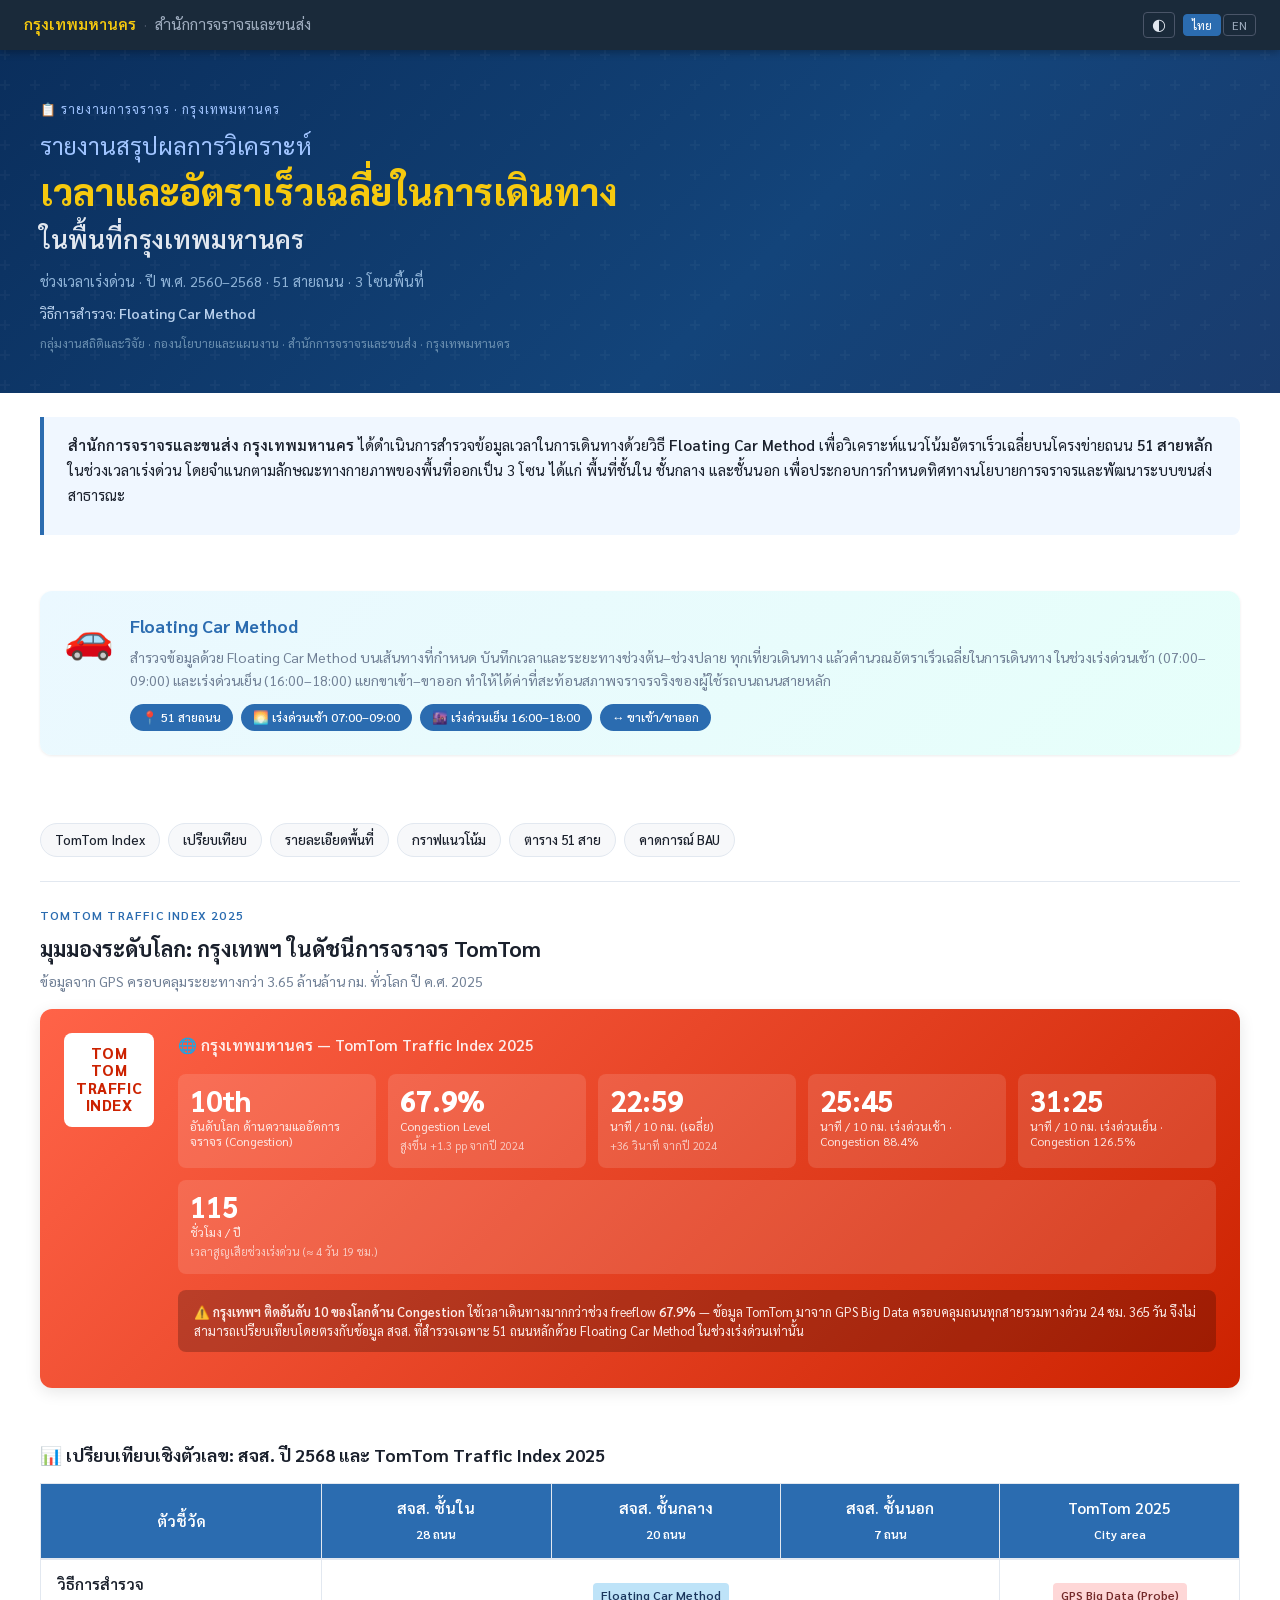
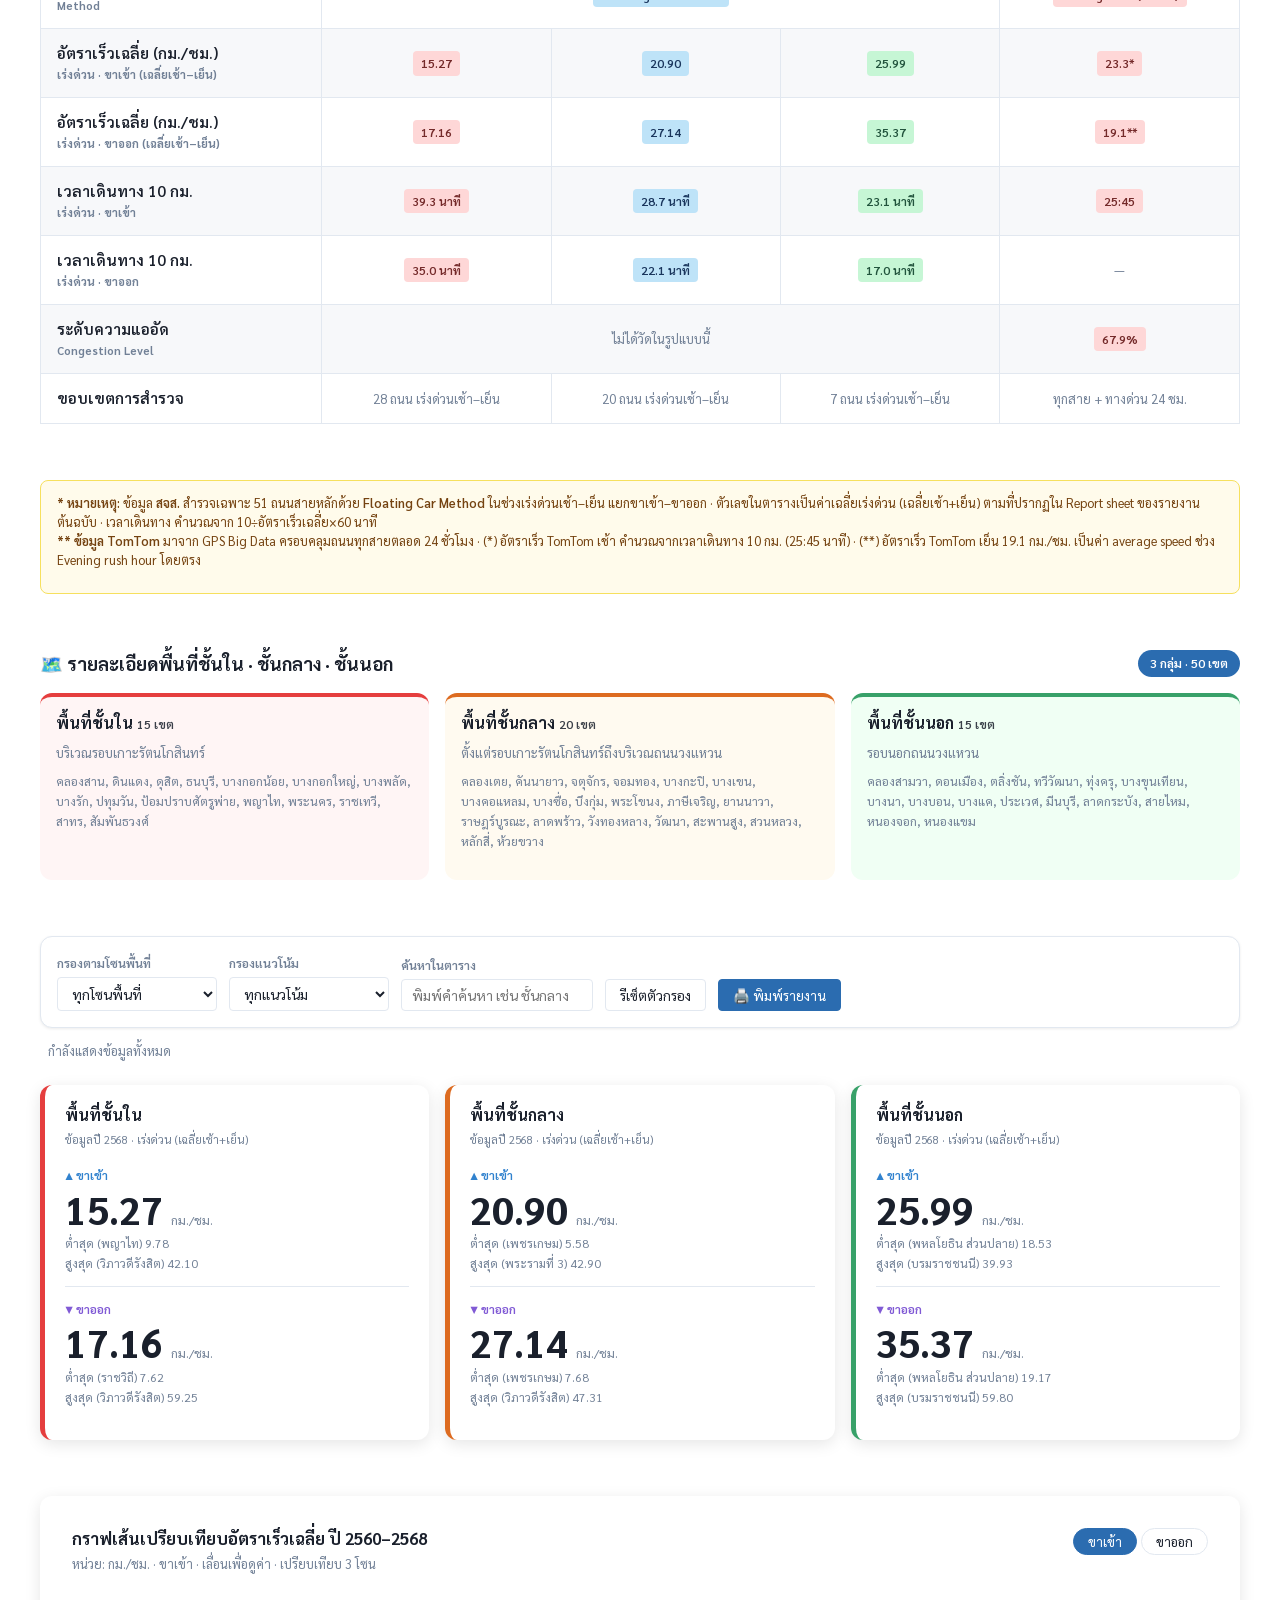
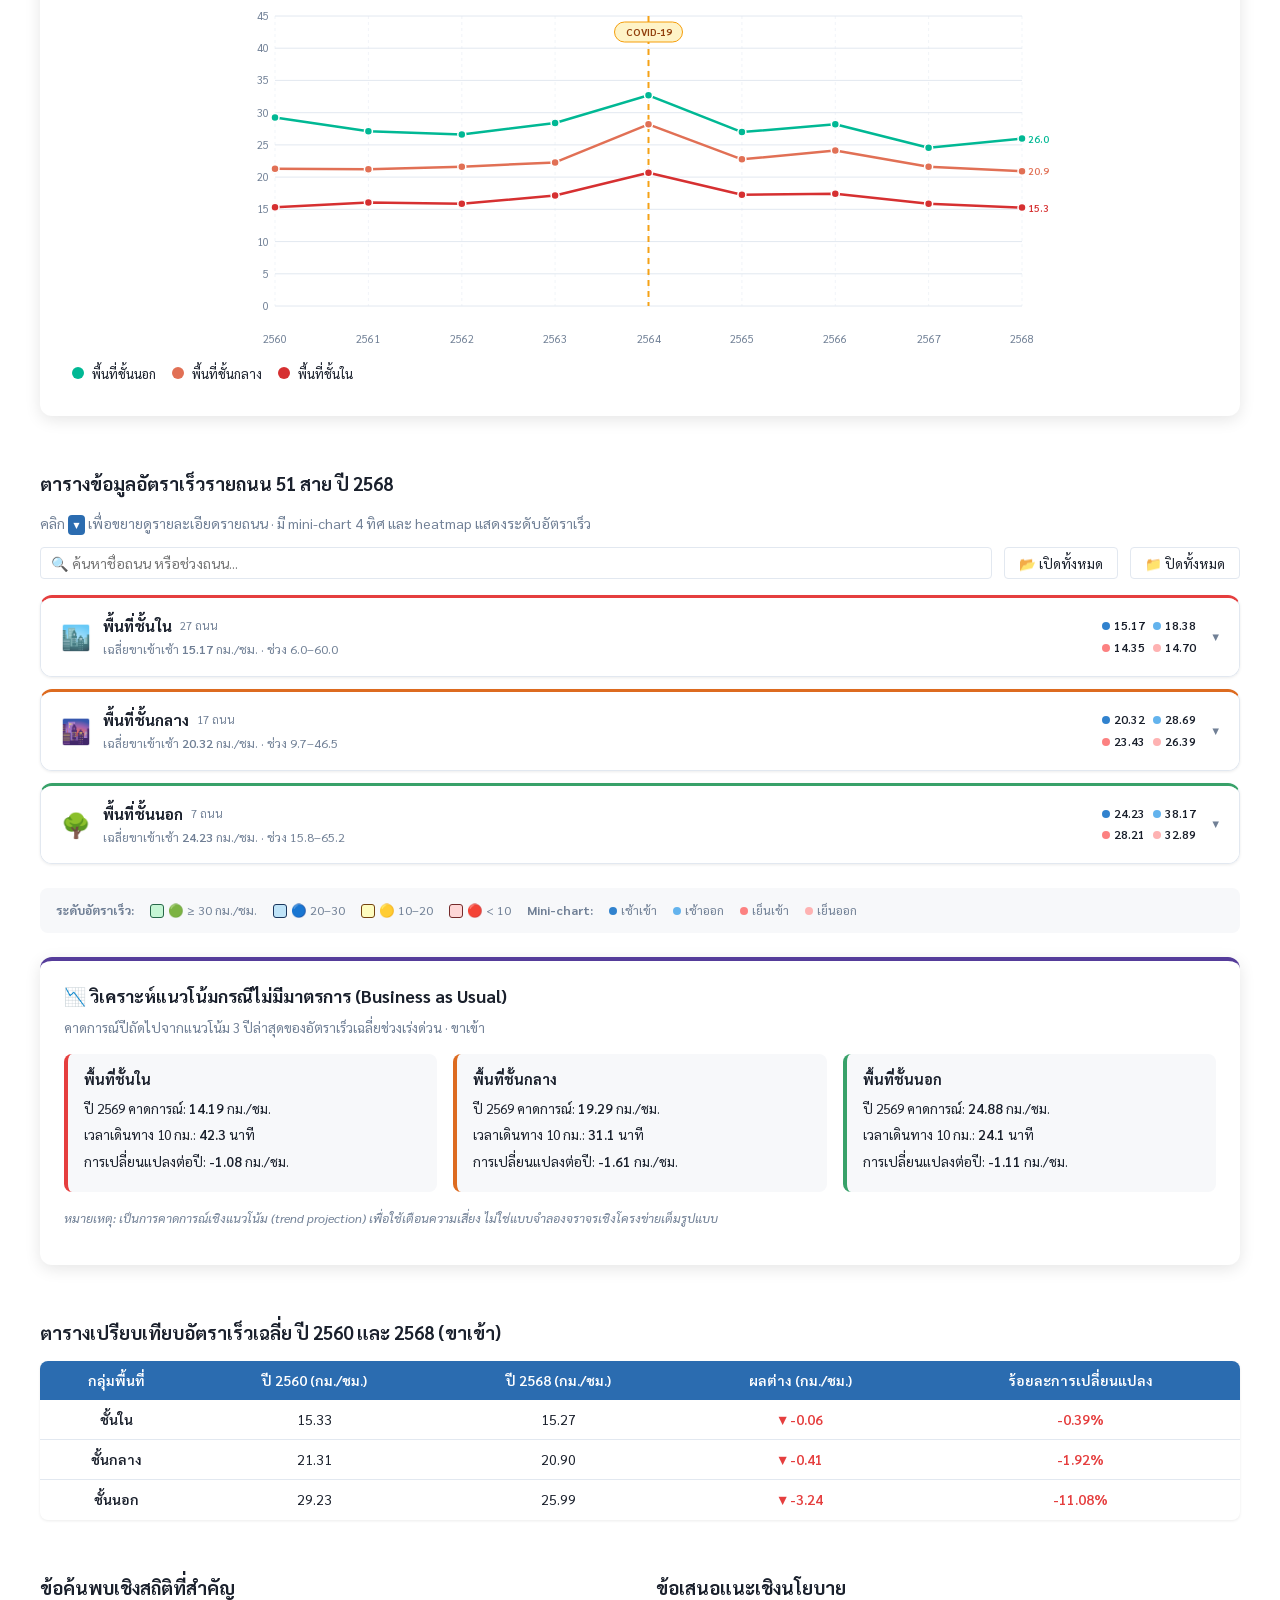
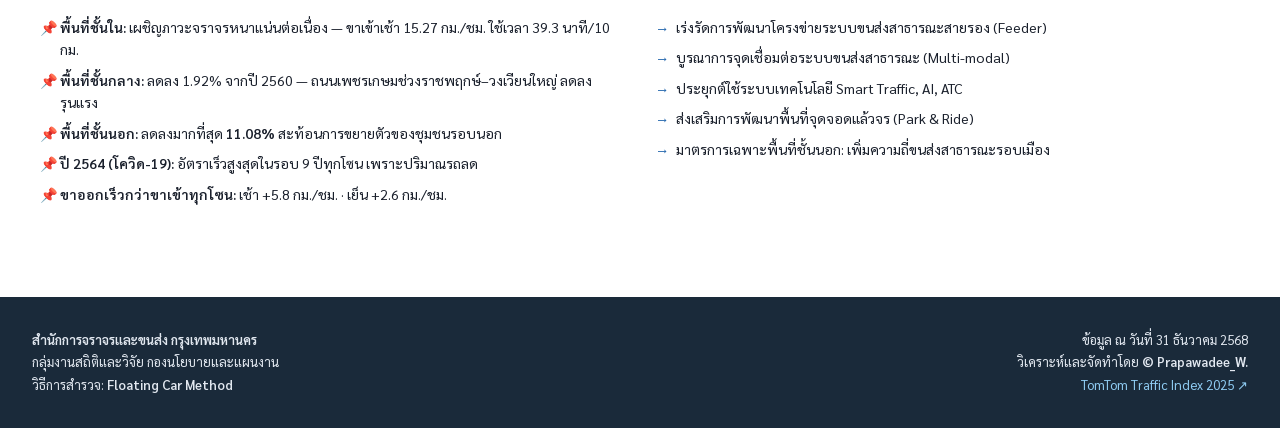
<file: index.html>
<!DOCTYPE html>
<html lang="th" data-lang="th">
<head>
<meta charset="UTF-8">
<meta name="viewport" content="width=device-width, initial-scale=1.0, viewport-fit=cover">
<meta name="color-scheme" content="light">
<meta name="theme-color" content="#0A2E5C">

<!-- ════════════════ SEO Meta ════════════════ -->
<title>BMA Travel Time Dashboard 2017–2025 · Bangkok Floating Car Method | รายงานอัตราเร็วเฉลี่ย กทม.</title>
<meta name="description" content="Bangkok Travel Time & average speed Dashboard 2017–2025 — 51 main roads, Floating Car Method survey by Traffic and Transportation Department, BMA. Compared with TomTom Traffic Index 2025.">
<meta name="keywords" content="Bangkok traffic, BMA, travel time, floating car method, TomTom Traffic Index, Bangkok Metropolitan Administration, urban transport, อัตราเร็วเฉลี่ย, สำนักการจราจรและขนส่ง, กรุงเทพมหานคร">
<meta name="author" content="Prapawadee W., Statistics and Research Group, Policy and Planning Division, Traffic and Transportation Department, Bangkok Metropolitan Administration">

<!-- Open Graph -->
<meta property="og:type" content="website">
<meta property="og:locale" content="th_TH">
<meta property="og:locale:alternate" content="en_US">
<meta property="og:title" content="Bangkok Travel Time Dashboard 2017–2025 — BMA Floating Car Survey">
<meta property="og:description" content="Annual average speed analysis on 51 main roads in Bangkok, surveyed by the Traffic and Transportation Department (BMA) using Floating Car Method, 2017–2025.">
<meta property="og:url" content="https://bma-statistics-pw.github.io/BMA-travel-time-dashboard-TH/">
<meta property="og:site_name" content="BMA Traffic Statistics">

<!-- Twitter Card -->
<meta name="twitter:card" content="summary_large_image">
<meta name="twitter:title" content="Bangkok Travel Time Dashboard 2017–2025">
<meta name="twitter:description" content="51 main roads · Floating Car Method · Compared with TomTom Traffic Index 2025">

<!-- Canonical & hreflang -->
<link rel="canonical" href="https://bma-statistics-pw.github.io/BMA-travel-time-dashboard-TH/">
<link rel="alternate" hreflang="th" href="https://bma-statistics-pw.github.io/BMA-travel-time-dashboard-TH/?lang=th">
<link rel="alternate" hreflang="en" href="https://bma-statistics-pw.github.io/BMA-travel-time-dashboard-TH/?lang=en">
<link rel="alternate" hreflang="x-default" href="https://bma-statistics-pw.github.io/BMA-travel-time-dashboard-TH/">

<!-- ════════════════ Fonts ════════════════ -->
<link rel="preconnect" href="https://fonts.googleapis.com">
<link rel="preconnect" href="https://fonts.gstatic.com" crossorigin>
<!-- Editorial: Noto Serif Display for headlines, IBM Plex Sans Thai for body, IBM Plex Mono for numbers -->
<link href="https://fonts.googleapis.com/css2?family=Noto+Serif+Display:ital,wght@0,400;0,600;0,700;0,800;0,900;1,400;1,700&family=IBM+Plex+Sans+Thai:wght@300;400;500;600;700&family=IBM+Plex+Mono:wght@400;500;600;700&family=Sarabun:wght@300;400;500;600;700;800&display=swap" rel="stylesheet">
<link rel="stylesheet" href="assets/styles.css">

<!-- ════════════════ Schema.org JSON-LD ════════════════ -->
<script type="application/ld+json">
{
  "@context": "https://schema.org",
  "@graph": [
    {
      "@type": "Dataset",
      "name": "Bangkok Travel Time and average speed dataset (2017–2025)",
      "alternateName": "รายงานข้อมูลเวลาและอัตราเร็วเฉลี่ยในการเดินทาง กรุงเทพมหานคร 2560–2568",
      "description": "Annual average speed survey on 51 main roads in Bangkok, classified into inner / middle / outer urban zones, during morning (07:00–09:00) and evening (16:00–18:00) rush hours, inbound and outbound. Surveyed by Floating Car Method.",
      "url": "https://bma-statistics-pw.github.io/BMA-travel-time-dashboard-TH/",
      "keywords": "traffic, travel time, average speed, Floating Car Method, Bangkok, urban transport",
      "creator": {
        "@type": "GovernmentOrganization",
        "name": "Traffic and Transportation Department, Bangkok Metropolitan Administration",
        "alternateName": "สำนักการจราจรและขนส่ง กรุงเทพมหานคร",
        "department": {
          "@type": "Organization",
          "name": "Statistics and Research Group, Policy and Planning Division"
        }
      },
      "spatialCoverage": {
        "@type": "Place",
        "name": "Bangkok, Thailand",
        "geo": { "@type": "GeoCoordinates", "latitude": 13.7563, "longitude": 100.5018 }
      },
      "temporalCoverage": "2017/2025",
      "variableMeasured": [
        { "@type": "PropertyValue", "name": "average speed", "unitText": "km/h" },
        { "@type": "PropertyValue", "name": "Travel time", "unitText": "min/10 km" }
      ],
      "measurementTechnique": "Floating Car Method",
      "license": "https://creativecommons.org/licenses/by/4.0/"
    },
    {
      "@type": "WebSite",
      "name": "BMA Travel Time Dashboard",
      "url": "https://bma-statistics-pw.github.io/BMA-travel-time-dashboard-TH/",
      "inLanguage": ["th-TH", "en-US"],
      "publisher": {
        "@type": "GovernmentOrganization",
        "name": "Bangkok Metropolitan Administration"
      }
    }
  ]
}
</script>
</head>
<body>

<a href="#main" class="skip-link" data-i18n="skip">ข้ามไปยังเนื้อหาหลัก</a>

<div class="utility-bar" role="banner">
  <div class="utility-inner">
    <div class="utility-left">
      <span class="util-org" data-i18n="utilOrg">Bangkok Metropolitan Administration</span>
      <span class="util-sep">·</span>
      <span class="util-dept" data-i18n="utilDept">Traffic and Transportation Department</span>
    </div>
    <div class="utility-right">
      <button id="themeToggle" class="util-btn" type="button" aria-label="Toggle dark mode" title="สลับโหมด">
        <span class="theme-icon">◐</span>
      </button>
      <div class="lang-toggle" role="group" aria-label="Language switcher">
        <button class="lang-btn active" data-lang="th" type="button" aria-pressed="true">ไทย</button>
        <button class="lang-btn" data-lang="en" type="button" aria-pressed="false">EN</button>
      </div>
    </div>
  </div>
</div>

<div class="a4-canvas">
<header class="report-hero" role="banner">
  <div class="hero-eyebrow" data-i18n="heroEyebrow">📋 รายงานการจราจร · กรุงเทพมหานคร</div>
  <h1 class="hero-title">
    <span class="hero-line-1" data-i18n="heroTitle1">รายงานสรุปผลการวิเคราะห์</span>
    <span class="hero-line-2 hl" data-i18n="heroTitle2">เวลาและอัตราเร็วเฉลี่ยในการเดินทาง</span>
    <span class="hero-line-3" data-i18n="heroTitle3">ในพื้นที่กรุงเทพมหานคร</span>
  </h1>
  <p class="hero-meta" data-i18n="heroMeta">ช่วงเวลาเร่งด่วน · ปี พ.ศ. 2560–2568 · 51 สายถนน · 3 โซนพื้นที่</p>
  <p class="hero-method" data-i18n-html="heroMethod">วิธีการสำรวจ: <strong>Floating Car Method</strong></p>
  <p class="hero-org" data-i18n="heroOrg">กลุ่มงานสถิติและวิจัย · กองนโยบายและแผนงาน · สำนักการจราจรและขนส่ง · กรุงเทพมหานคร</p>
</header>

<main id="main" class="a4-body" tabindex="-1">
<section class="intro-box reveal" aria-labelledby="introHead">
  <h2 id="introHead" class="sr-only" data-i18n="introHead">บทนำ</h2>
  <p data-i18n-html="introText"><strong>สำนักการจราจรและขนส่ง กรุงเทพมหานคร</strong> ได้ดำเนินการสำรวจข้อมูลเวลาในการเดินทางด้วยวิธี <strong>Floating Car Method</strong>
  เพื่อวิเคราะห์แนวโน้มอัตราเร็วเฉลี่ยบนโครงข่ายถนน <strong>51 สายหลัก</strong> ในช่วงเวลาเร่งด่วน
  โดยจำแนกตามลักษณะทางกายภาพของพื้นที่ออกเป็น 3 โซน ได้แก่ พื้นที่ชั้นใน ชั้นกลาง และชั้นนอก
  เพื่อประกอบการกำหนดทิศทางนโยบายการจราจรและพัฒนาระบบขนส่งสาธารณะ</p>
</section>

<section class="method-card reveal" aria-labelledby="methodHead">
  <div class="method-icon" aria-hidden="true">🚗</div>
  <div class="method-body">
    <h2 id="methodHead" class="method-title" data-i18n="methodTitle">Floating Car Method</h2>
    <p class="method-desc" data-i18n="methodDesc">สำรวจข้อมูลด้วย <strong>Floating Car Method</strong> บนเส้นทางที่กำหนด บันทึกเวลาและระยะทางช่วงต้น–ช่วงปลาย ทุกเที่ยวเดินทาง แล้วคำนวณอัตราเร็วเฉลี่ยในการเดินทาง ในช่วงเร่งด่วนเช้า (07:00–09:00) และเร่งด่วนเย็น (16:00–18:00) แยกขาเข้า–ขาออก ทำให้ได้ค่าที่สะท้อนสภาพจราจรจริงของผู้ใช้รถบนถนนสายหลัก</p>
    <div class="method-meta">
      <span class="method-pill" data-i18n="mp1">📍 51 สายถนน</span>
      <span class="method-pill" data-i18n="mp2">🌅 เร่งด่วนเช้า 07:00–09:00</span>
      <span class="method-pill" data-i18n="mp3">🌆 เร่งด่วนเย็น 16:00–18:00</span>
      <span class="method-pill" data-i18n="mp4">↔️ ขาเข้า/ขาออก</span>
    </div>
  </div>
</section>

<nav class="std-nav" aria-label="Section quick links">
  <a href="#tomtom-index" data-i18n="navTomtom">TomTom Index</a>
  <a href="#compare-sjs-tomtom" data-i18n="navCompare">เปรียบเทียบ</a>
  <a href="#zone-details-card" data-i18n="navZones">รายละเอียดพื้นที่</a>
  <a href="#trend-line" data-i18n="navTrend">กราฟแนวโน้ม</a>
  <a href="#road-table-section" data-i18n="navTable">ตาราง 51 สาย</a>
  <a href="#scenario-bau" data-i18n="navBau">คาดการณ์ BAU</a>
</nav>

<section id="tomtom-index" class="tomtom-section reveal" aria-labelledby="tomtomHead">
  <div class="section-eyebrow" data-i18n="tomtomEyebrow">TomTom Traffic Index 2025</div>
  <h2 class="section-heading" id="tomtomHead" data-i18n="tomtomHeading">มุมมองระดับโลก: กรุงเทพฯ ในดัชนีการจราจร TomTom</h2>
  <p class="section-sub" data-i18n="tomtomSub">ข้อมูลจาก GPS ครอบคลุมระยะทางกว่า 3.65 ล้านล้าน กม. ทั่วโลก ปี ค.ศ. 2025</p>
  <div class="tomtom-card">
    <div class="tomtom-brand" aria-hidden="true">TOM<br>TOM<br><span style="letter-spacing:0.04em">TRAFFIC</span><br>INDEX</div>
    <div class="tomtom-body">
      <div class="tomtom-city" data-i18n="tomtomCity">🌐 กรุงเทพมหานคร — TomTom Traffic Index 2025</div>
      <div class="tomtom-stats-grid">
        <div class="tomtom-stat"><div class="tomtom-value">10th</div><div class="tomtom-label" data-i18n="tt1l">อันดับโลก<br>ด้านความแออัดการจราจร<br>(Congestion)</div></div>
        <div class="tomtom-stat"><div class="tomtom-value">67.9%</div><div class="tomtom-label" data-i18n="tt2l">Congestion Level</div><div class="tomtom-sub-label" data-i18n="tt2s">สูงขึ้น +1.3 pp จากปี 2024</div></div>
        <div class="tomtom-stat"><div class="tomtom-value">22:59</div><div class="tomtom-label" data-i18n="tt3l">นาที / 10 กม. (เฉลี่ย)</div><div class="tomtom-sub-label" data-i18n="tt3s">+36 วินาที จากปี 2024</div></div>
        <div class="tomtom-stat"><div class="tomtom-value">25:45</div><div class="tomtom-label" data-i18n="tt4l">นาที / 10 กม.<br>เร่งด่วนเช้า · Congestion 88.4%</div></div>
        <div class="tomtom-stat"><div class="tomtom-value">31:25</div><div class="tomtom-label" data-i18n="tt5l">นาที / 10 กม.<br>เร่งด่วนเย็น · Congestion 126.5%</div></div>
      </div>
      <div class="tomtom-stats-row2">
        <div class="tomtom-stat"><div class="tomtom-value">115</div><div class="tomtom-label" data-i18n="tt6l">ชั่วโมง / ปี</div><div class="tomtom-sub-label" data-i18n="tt6s">เวลาสูญเสียช่วงเร่งด่วน (≈ 4 วัน 19 ชม.)</div></div>
      </div>
      <p class="tomtom-note" data-i18n-html="tomtomNote">⚠️ <strong>กรุงเทพฯ ติดอันดับ 10 ของโลกด้าน Congestion</strong> ใช้เวลาเดินทางมากกว่าช่วง freeflow <strong>67.9%</strong> — ข้อมูล TomTom มาจาก GPS Big Data ครอบคลุมถนนทุกสายรวมทางด่วน 24 ชม. 365 วัน จึงไม่สามารถเปรียบเทียบโดยตรงกับข้อมูล สจส. ที่สำรวจเฉพาะ 51 ถนนหลักด้วย Floating Car Method ในช่วงเร่งด่วนเท่านั้น</p>
    </div>
  </div>
</section>

<section id="compare-sjs-tomtom" class="compare-card reveal" aria-labelledby="cmpHead">
  <h2 class="compare-title" id="cmpHead" data-i18n="cmpTitle">📊 เปรียบเทียบเชิงตัวเลข: สจส. ปี 2568 และ TomTom Traffic Index 2025</h2>
  <div class="ctable-wrap">
  <table class="compare-table">
    <caption class="sr-only" data-i18n="cmpCaption">เปรียบเทียบตัวเลขระหว่าง สจส. และ TomTom Traffic Index 2025</caption>
    <thead>
      <tr>
        <th scope="col" data-i18n="cmpThIndicator">ตัวชี้วัด</th>
        <th scope="col" data-i18n-html="cmpThInner">สจส. ชั้นใน<br><small>28 ถนน</small></th>
        <th scope="col" data-i18n-html="cmpThMiddle">สจส. ชั้นกลาง<br><small>20 ถนน</small></th>
        <th scope="col" data-i18n-html="cmpThOuter">สจส. ชั้นนอก<br><small>7 ถนน</small></th>
        <th scope="col" data-i18n-html="cmpThTomTom">TomTom 2025<br><small>City area</small></th>
      </tr>
    </thead>
    <tbody>
      <tr>
        <th scope="row"><div class="row-label" data-i18n="rMethod">วิธีการสำรวจ</div><div class="row-sub">Method</div></th>
        <td colspan="3"><span class="chip cb">Floating Car Method</span></td>
        <td><span class="chip cr">GPS Big Data (Probe)</span></td>
      </tr>
      <tr>
        <th scope="row"><div class="row-label" data-i18n="rSpeedIn">อัตราเร็วเฉลี่ย (กม./ชม.)</div><div class="row-sub" data-i18n="rSpeedInSub">เร่งด่วน · ขาเข้า (เฉลี่ยเช้า–เย็น)</div></th>
        <td><span class="chip cr">15.27</span></td><td><span class="chip cb">20.90</span></td>
        <td><span class="chip cg">25.99</span></td><td><span class="chip cr">23.3*</span></td>
      </tr>
      <tr>
        <th scope="row"><div class="row-label" data-i18n="rSpeedOut">อัตราเร็วเฉลี่ย (กม./ชม.)</div><div class="row-sub" data-i18n="rSpeedOutSub">เร่งด่วน · ขาออก (เฉลี่ยเช้า–เย็น)</div></th>
        <td><span class="chip cr">17.16</span></td><td><span class="chip cb">27.14</span></td>
        <td><span class="chip cg">35.37</span></td><td><span class="chip cr">19.1**</span></td>
      </tr>
      <tr>
        <th scope="row"><div class="row-label" data-i18n="rTtIn">เวลาเดินทาง 10 กม.</div><div class="row-sub" data-i18n="rTtInSub">เร่งด่วน · ขาเข้า</div></th>
        <td><span class="chip cr"><span data-i18n="m393">39.3 นาที</span></span></td>
        <td><span class="chip cb"><span data-i18n="m287">28.7 นาที</span></span></td>
        <td><span class="chip cg"><span data-i18n="m231">23.1 นาที</span></span></td>
        <td><span class="chip cr">25:45</span></td>
      </tr>
      <tr>
        <th scope="row"><div class="row-label" data-i18n="rTtOut">เวลาเดินทาง 10 กม.</div><div class="row-sub" data-i18n="rTtOutSub">เร่งด่วน · ขาออก</div></th>
        <td><span class="chip cr"><span data-i18n="m350">35.0 นาที</span></span></td>
        <td><span class="chip cb"><span data-i18n="m221">22.1 นาที</span></span></td>
        <td><span class="chip cg"><span data-i18n="m170">17.0 นาที</span></span></td>
        <td><span class="cn">—</span>
      </tr>
      <tr>
        <th scope="row"><div class="row-label" data-i18n="rCongestion">ระดับความแออัด</div><div class="row-sub">Congestion Level</div></th>
        <td colspan="3"><span class="cn" data-i18n="rCongestionNa">ไม่ได้วัดในรูปแบบนี้</span></td>
        <td><span class="chip cr">67.9%</span></td>
      </tr>
      <tr>
        <th scope="row"><div class="row-label" data-i18n="rScope">ขอบเขตการสำรวจ</div></th>
        <td><span class="cn" data-i18n="rScope1">28 ถนน เร่งด่วนเช้า–เย็น</span></td>
        <td><span class="cn" data-i18n="rScope2">20 ถนน เร่งด่วนเช้า–เย็น</span></td>
        <td><span class="cn" data-i18n="rScope3">7 ถนน เร่งด่วนเช้า–เย็น</span></td>
        <td><span class="cn" data-i18n="rScope4">ทุกสาย + ทางด่วน 24 ชม.</span></td>
      </tr>
    </tbody>
  </table>
  </div>
</section>

<aside class="source-note reveal" aria-labelledby="srcHead">
  <h2 id="srcHead" class="sr-only">Source Notes</h2>
  <p data-i18n-html="sourceNote"><strong>* หมายเหตุ:</strong> ข้อมูล <strong>สจส.</strong> สำรวจเฉพาะ 51 ถนนสายหลักด้วย <strong>Floating Car Method</strong> ในช่วงเร่งด่วนเช้า–เย็น แยกขาเข้า–ขาออก · ตัวเลขในตารางเป็นค่าเฉลี่ยเร่งด่วน (เฉลี่ยเช้า+เย็น) ตามที่ปรากฏใน Report sheet ของรายงานต้นฉบับ · เวลาเดินทาง คำนวณจาก 10÷อัตราเร็วเฉลี่ย×60 นาที<br><strong>** ข้อมูล TomTom</strong> มาจาก GPS Big Data ครอบคลุมถนนทุกสายตลอด 24 ชั่วโมง · (*) อัตราเร็ว TomTom เช้า คำนวณจากเวลาเดินทาง 10 กม. (25:45 นาที) · (**) อัตราเร็ว TomTom เย็น 19.1 กม./ชม. เป็นค่า average speed ช่วง Evening rush hour โดยตรง</p>
</aside>

<section id="zone-details-card" class="zone-district-card reveal" aria-labelledby="zdHead">
  <div class="zone-district-header">
    <h2 id="zdHead" data-i18n="zdHeader">🗺️ รายละเอียดพื้นที่ชั้นใน · ชั้นกลาง · ชั้นนอก</h2>
    <span class="zd-badge" data-i18n="zdBadge">3 กลุ่ม · 50 เขต</span>
  </div>
  <div class="zone-district-grid">
    <div class="zd-item inner">
      <h3 class="zd-title inner" data-i18n-html="zdInnerTitle">พื้นที่ชั้นใน <span class="zd-count inner">15 เขต</span></h3>
      <p class="zd-desc" data-i18n="zdInnerDesc">บริเวณรอบเกาะรัตนโกสินทร์</p>
      <p class="zd-districts" data-i18n="zdInnerList">คลองสาน, ดินแดง, ดุสิต, ธนบุรี, บางกอกน้อย, บางกอกใหญ่, บางพลัด, บางรัก, ปทุมวัน, ป้อมปราบศัตรูพ่าย, พญาไท, พระนคร, ราชเทวี, สาทร, สัมพันธวงศ์</p>
    </div>
    <div class="zd-item middle">
      <h3 class="zd-title middle" data-i18n-html="zdMidTitle">พื้นที่ชั้นกลาง <span class="zd-count middle">20 เขต</span></h3>
      <p class="zd-desc" data-i18n="zdMidDesc">ตั้งแต่รอบเกาะรัตนโกสินทร์ถึงบริเวณถนนวงแหวน</p>
      <p class="zd-districts" data-i18n="zdMidList">คลองเตย, คันนายาว, จตุจักร, จอมทอง, บางกะปิ, บางเขน, บางคอแหลม, บางซื่อ, บึงกุ่ม, พระโขนง, ภาษีเจริญ, ยานนาวา, ราษฎร์บูรณะ, ลาดพร้าว, วังทองหลาง, วัฒนา, สะพานสูง, สวนหลวง, หลักสี่, ห้วยขวาง</p>
    </div>
    <div class="zd-item outer">
      <h3 class="zd-title outer" data-i18n-html="zdOutTitle">พื้นที่ชั้นนอก <span class="zd-count outer">15 เขต</span></h3>
      <p class="zd-desc" data-i18n="zdOutDesc">รอบนอกถนนวงแหวน</p>
      <p class="zd-districts" data-i18n="zdOutList">คลองสามวา, ดอนเมือง, ตลิ่งชัน, ทวีวัฒนา, ทุ่งครุ, บางขุนเทียน, บางนา, บางบอน, บางแค, ประเวศ, มีนบุรี, ลาดกระบัง, สายไหม, หนองจอก, หนองแขม</p>
    </div>
  </div>
</section>

<section aria-labelledby="ctrlHead" class="reveal">
  <h2 id="ctrlHead" class="sr-only" data-i18n="ctrlHead">Interactive controls</h2>
  <div class="control-panel">
    <div class="control-group">
      <label class="control-label" for="zoneFilter" data-i18n="ctrlZone">กรองตามโซนพื้นที่</label>
      <select id="zoneFilter" class="control-select">
        <option value="all" data-i18n="optAllZones">ทุกโซนพื้นที่</option>
        <option value="inner" data-i18n="optInner">พื้นที่ชั้นใน</option>
        <option value="middle" data-i18n="optMiddle">พื้นที่ชั้นกลาง</option>
        <option value="outer" data-i18n="optOuter">พื้นที่ชั้นนอก</option>
      </select>
    </div>
    <div class="control-group">
      <label class="control-label" for="trendFilter" data-i18n="ctrlTrend">กรองแนวโน้ม</label>
      <select id="trendFilter" class="control-select">
        <option value="all" data-i18n="optAllTrend">ทุกแนวโน้ม</option>
        <option value="down" data-i18n="optTrendDown">เฉพาะแนวโน้มลดลง</option>
      </select>
    </div>
    <div class="control-group">
      <label class="control-label" for="tableSearch" data-i18n="ctrlSearch">ค้นหาในตาราง</label>
      <input id="tableSearch" class="control-input" type="search" data-i18n-attr="placeholder:ctrlSearchPh" placeholder="พิมพ์คำค้นหา เช่น ชั้นกลาง, สุขุมวิท">
    </div>
    <button id="resetFilters" class="control-btn" type="button" data-i18n="ctrlReset">รีเซ็ตตัวกรอง</button>
    <button id="printReport" class="control-btn primary" type="button" data-i18n="ctrlPrint">🖨️ พิมพ์รายงาน</button>
  </div>
  <div id="filterStatus" class="filter-status" aria-live="polite" data-i18n="filterStatus">กำลังแสดงข้อมูลทั้งหมด</div>
</section>

<section class="cards-grid" aria-label="Zone speed summary 2025">
  <article class="data-card card-inner reveal" data-zone="inner">
    <h3 class="card-title" data-i18n="cardTitleInner">พื้นที่ชั้นใน</h3>
    <div class="card-year-badge" data-i18n="cardYearBadge">ข้อมูลปี 2568 · เร่งด่วน (เฉลี่ยเช้า+เย็น)</div>
    <div class="card-direction-section">
      <div class="card-direction-label card-dir-in" data-i18n="dirIn">▲ ขาเข้า</div>
      <div class="card-value">
        <span class="kpi-speed" data-zone="inner" data-direction="in">15.27</span>
        <span class="card-unit" data-i18n="unitKmh">กม./ชม.</span>
      </div>
      <div class="card-stats"><span data-extreme-label="min" data-zone="inner" data-direction="in">ต่ำสุด (พญาไท)</span> <span data-extreme-speed="min" data-zone="inner" data-direction="in">9.78</span></div>
      <div class="card-stats"><span data-extreme-label="max" data-zone="inner" data-direction="in">สูงสุด (วิภาวดีรังสิต)</span> <span data-extreme-speed="max" data-zone="inner" data-direction="in">42.10</span></div>
    </div>
    <hr class="card-divider">
    <div class="card-direction-section">
      <div class="card-direction-label card-dir-out" data-i18n="dirOut">▼ ขาออก</div>
      <div class="card-value">
        <span class="kpi-speed" data-zone="inner" data-direction="out">17.16</span>
        <span class="card-unit" data-i18n="unitKmh">กม./ชม.</span>
      </div>
      <div class="card-stats"><span data-extreme-label="min" data-zone="inner" data-direction="out">ต่ำสุด (ราชวิถี)</span> <span data-extreme-speed="min" data-zone="inner" data-direction="out">7.62</span></div>
      <div class="card-stats"><span data-extreme-label="max" data-zone="inner" data-direction="out">สูงสุด (วิภาวดีรังสิต)</span> <span data-extreme-speed="max" data-zone="inner" data-direction="out">59.25</span></div>
    </div>
  </article>

  <article class="data-card card-middle reveal" data-zone="middle">
    <h3 class="card-title" data-i18n="cardTitleMiddle">พื้นที่ชั้นกลาง</h3>
    <div class="card-year-badge" data-i18n="cardYearBadge">ข้อมูลปี 2568 · เร่งด่วน (เฉลี่ยเช้า+เย็น)</div>
    <div class="card-direction-section">
      <div class="card-direction-label card-dir-in" data-i18n="dirIn">▲ ขาเข้า</div>
      <div class="card-value">
        <span class="kpi-speed" data-zone="middle" data-direction="in">20.90</span>
        <span class="card-unit" data-i18n="unitKmh">กม./ชม.</span>
      </div>
      <div class="card-stats"><span data-extreme-label="min" data-zone="middle" data-direction="in">ต่ำสุด (เพชรเกษม)</span> <span data-extreme-speed="min" data-zone="middle" data-direction="in">5.58</span></div>
      <div class="card-stats"><span data-extreme-label="max" data-zone="middle" data-direction="in">สูงสุด (พระรามที่ 3)</span> <span data-extreme-speed="max" data-zone="middle" data-direction="in">42.90</span></div>
    </div>
    <hr class="card-divider">
    <div class="card-direction-section">
      <div class="card-direction-label card-dir-out" data-i18n="dirOut">▼ ขาออก</div>
      <div class="card-value">
        <span class="kpi-speed" data-zone="middle" data-direction="out">27.14</span>
        <span class="card-unit" data-i18n="unitKmh">กม./ชม.</span>
      </div>
      <div class="card-stats"><span data-extreme-label="min" data-zone="middle" data-direction="out">ต่ำสุด (เพชรเกษม)</span> <span data-extreme-speed="min" data-zone="middle" data-direction="out">7.68</span></div>
      <div class="card-stats"><span data-extreme-label="max" data-zone="middle" data-direction="out">สูงสุด (วิภาวดีรังสิต)</span> <span data-extreme-speed="max" data-zone="middle" data-direction="out">47.31</span></div>
    </div>
  </article>

  <article class="data-card card-outer reveal" data-zone="outer">
    <h3 class="card-title" data-i18n="cardTitleOuter">พื้นที่ชั้นนอก</h3>
    <div class="card-year-badge" data-i18n="cardYearBadge">ข้อมูลปี 2568 · เร่งด่วน (เฉลี่ยเช้า+เย็น)</div>
    <div class="card-direction-section">
      <div class="card-direction-label card-dir-in" data-i18n="dirIn">▲ ขาเข้า</div>
      <div class="card-value">
        <span class="kpi-speed" data-zone="outer" data-direction="in">25.99</span>
        <span class="card-unit" data-i18n="unitKmh">กม./ชม.</span>
      </div>
      <div class="card-stats"><span data-extreme-label="min" data-zone="outer" data-direction="in">ต่ำสุด (พหลโยธิน ส่วนปลาย)</span> <span data-extreme-speed="min" data-zone="outer" data-direction="in">18.53</span></div>
      <div class="card-stats"><span data-extreme-label="max" data-zone="outer" data-direction="in">สูงสุด (บรมราชชนนี)</span> <span data-extreme-speed="max" data-zone="outer" data-direction="in">39.93</span></div>
    </div>
    <hr class="card-divider">
    <div class="card-direction-section">
      <div class="card-direction-label card-dir-out" data-i18n="dirOut">▼ ขาออก</div>
      <div class="card-value">
        <span class="kpi-speed" data-zone="outer" data-direction="out">35.37</span>
        <span class="card-unit" data-i18n="unitKmh">กม./ชม.</span>
      </div>
      <div class="card-stats"><span data-extreme-label="min" data-zone="outer" data-direction="out">ต่ำสุด (พหลโยธิน ส่วนปลาย)</span> <span data-extreme-speed="min" data-zone="outer" data-direction="out">19.17</span></div>
      <div class="card-stats"><span data-extreme-label="max" data-zone="outer" data-direction="out">สูงสุด (บรมราชชนนี)</span> <span data-extreme-speed="max" data-zone="outer" data-direction="out">59.80</span></div>
    </div>
  </article>
</section>

<section id="trend-line" class="line-card reveal" aria-labelledby="trendHead">
  <div class="line-toolbar">
    <div>
      <h2 class="line-title" id="trendHead" data-i18n="trendTitle">กราฟเส้นเปรียบเทียบอัตราเร็วเฉลี่ย ปี 2560–2568</h2>
      <p class="line-sub" data-i18n="trendSub">หน่วย: กม./ชม. · ขาเข้า · เลื่อนเพื่อดูค่า · เปรียบเทียบ 3 โซน</p>
    </div>
    <div class="dir-toggle" role="group" aria-label="Direction toggle">
      <button class="dir-btn active" data-dir="in" type="button" aria-pressed="true" data-i18n="dirInShort">ขาเข้า</button>
      <button class="dir-btn" data-dir="out" type="button" aria-pressed="false" data-i18n="dirOutShort">ขาออก</button>
    </div>
  </div>
  <div class="line-wrap">
    <svg id="trend-chart" width="100%" viewBox="0 0 860 360" role="img" aria-label="Annual average speed trend 2017–2025"></svg>
  </div>
  <div class="line-legend">
    <span class="legend-item"><span class="legend-dot" style="background:#00b894"></span><span data-i18n="legOuter">พื้นที่ชั้นนอก</span></span>
    <span class="legend-item"><span class="legend-dot" style="background:#e17055"></span><span data-i18n="legMiddle">พื้นที่ชั้นกลาง</span></span>
    <span class="legend-item"><span class="legend-dot" style="background:#d63031"></span><span data-i18n="legInner">พื้นที่ชั้นใน</span></span>
  </div>
</section>

<section id="road-table-section" class="reveal" aria-labelledby="roadTableHead">
  <h2 class="section-title" id="roadTableHead" data-i18n="roadTableTitle">ตารางข้อมูลอัตราเร็วรายถนน 51 สาย ปี 2568</h2>
  <p class="rt-intro" data-i18n-html="rtIntro">คลิก <span class="rt-icon-hint">▼</span> เพื่อขยายดูรายละเอียดรายถนน · มี mini-chart 4 ทิศ และ heatmap แสดงระดับอัตราเร็ว</p>

  <div class="rt-toolbar">
    <input id="rtSearch" class="control-input" type="search" data-i18n-attr="placeholder:rtSearchPh" placeholder="🔍 ค้นหาชื่อถนน หรือช่วงถนน..." aria-label="Search roads">
    <button id="rtExpandAll" class="control-btn" type="button" data-i18n="rtExpandAll">📂 เปิดทั้งหมด</button>
    <button id="rtCollapseAll" class="control-btn" type="button" data-i18n="rtCollapseAll">📁 ปิดทั้งหมด</button>
  </div>

  <div class="zone-accordion" id="zoneAccordion">
    <details class="zone-acc inner" data-zone="inner">
      <summary class="zone-summary">
        <div class="zone-summary-left">
          <span class="zone-icon" aria-hidden="true">🏙️</span>
          <div class="zone-summary-text">
            <div class="zone-summary-title"><span data-i18n="zaInner">พื้นที่ชั้นใน</span> <span class="zone-summary-count" data-count="inner">27 ถนน</span></div>
            <div class="zone-summary-meta"><span data-i18n="zaAvgIn">เฉลี่ยขาเข้าเช้า</span> <strong data-avg="inner-am-in">15.17</strong> <span data-i18n="unitKmh">กม./ชม.</span> · <span data-i18n="zaRange">ช่วง</span> <span data-range="inner">10–25</span></div>
          </div>
        </div>
        <div class="zone-summary-right">
          <div class="zone-stat-mini">
            <div class="zsm-row"><span class="zsm-dot am-in"></span><span class="zsm-val" data-stat="inner-am-in">15.17</span></div>
            <div class="zsm-row"><span class="zsm-dot am-out"></span><span class="zsm-val" data-stat="inner-am-out">18.38</span></div>
            <div class="zsm-row"><span class="zsm-dot pm-in"></span><span class="zsm-val" data-stat="inner-pm-in">14.35</span></div>
            <div class="zsm-row"><span class="zsm-dot pm-out"></span><span class="zsm-val" data-stat="inner-pm-out">14.70</span></div>
          </div>
          <span class="zone-chevron" aria-hidden="true">▼</span>
        </div>
      </summary>
      <div class="zone-acc-body">
        <div class="rt-wrap">
          <table class="rt-table" data-zone-table="inner">
            <thead>
              <tr>
                <th rowspan="2" class="sortable" data-sort="seq">#</th>
                <th rowspan="2" class="sortable th-left" data-sort="name" data-i18n="thRoad">ชื่อถนน / ช่วง</th>
                <th rowspan="2" class="sortable" data-sort="length_km" data-i18n-html="thLen">ระยะทาง<br><small>(กม.)</small></th>
                <th colspan="2" class="th-group am" data-i18n="thAmRush">🌅 เร่งด่วนเช้า</th>
                <th colspan="2" class="th-group pm" data-i18n="thPmRush">🌆 เร่งด่วนเย็น</th>
                <th rowspan="2" data-i18n="thMini">📊 Mini-chart</th>
              </tr>
              <tr>
                <th class="sortable" data-sort="speed_am_in" data-i18n="thIn">ขาเข้า</th>
                <th class="sortable" data-sort="speed_am_out" data-i18n="thOut">ขาออก</th>
                <th class="sortable" data-sort="speed_pm_in" data-i18n="thIn">ขาเข้า</th>
                <th class="sortable" data-sort="speed_pm_out" data-i18n="thOut">ขาออก</th>
              </tr>
            </thead>
            <tbody data-tbody="inner"></tbody>
          </table>
        </div>
      </div>
    </details>

    <details class="zone-acc middle" data-zone="middle">
      <summary class="zone-summary">
        <div class="zone-summary-left">
          <span class="zone-icon" aria-hidden="true">🌆</span>
          <div class="zone-summary-text">
            <div class="zone-summary-title"><span data-i18n="zaMiddle">พื้นที่ชั้นกลาง</span> <span class="zone-summary-count" data-count="middle">17 ถนน</span></div>
            <div class="zone-summary-meta"><span data-i18n="zaAvgIn">เฉลี่ยขาเข้าเช้า</span> <strong data-avg="middle-am-in">20.32</strong> <span data-i18n="unitKmh">กม./ชม.</span> · <span data-i18n="zaRange">ช่วง</span> <span data-range="middle">9–45</span></div>
          </div>
        </div>
        <div class="zone-summary-right">
          <div class="zone-stat-mini">
            <div class="zsm-row"><span class="zsm-dot am-in"></span><span class="zsm-val" data-stat="middle-am-in">20.32</span></div>
            <div class="zsm-row"><span class="zsm-dot am-out"></span><span class="zsm-val" data-stat="middle-am-out">28.69</span></div>
            <div class="zsm-row"><span class="zsm-dot pm-in"></span><span class="zsm-val" data-stat="middle-pm-in">23.43</span></div>
            <div class="zsm-row"><span class="zsm-dot pm-out"></span><span class="zsm-val" data-stat="middle-pm-out">26.39</span></div>
          </div>
          <span class="zone-chevron" aria-hidden="true">▼</span>
        </div>
      </summary>
      <div class="zone-acc-body">
        <div class="rt-wrap">
          <table class="rt-table" data-zone-table="middle">
            <thead>
              <tr>
                <th rowspan="2" class="sortable" data-sort="seq">#</th>
                <th rowspan="2" class="sortable th-left" data-sort="name" data-i18n="thRoad">ชื่อถนน / ช่วง</th>
                <th rowspan="2" class="sortable" data-sort="length_km" data-i18n-html="thLen">ระยะทาง<br><small>(กม.)</small></th>
                <th colspan="2" class="th-group am" data-i18n="thAmRush">🌅 เร่งด่วนเช้า</th>
                <th colspan="2" class="th-group pm" data-i18n="thPmRush">🌆 เร่งด่วนเย็น</th>
                <th rowspan="2" data-i18n="thMini">📊 Mini-chart</th>
              </tr>
              <tr>
                <th class="sortable" data-sort="speed_am_in" data-i18n="thIn">ขาเข้า</th>
                <th class="sortable" data-sort="speed_am_out" data-i18n="thOut">ขาออก</th>
                <th class="sortable" data-sort="speed_pm_in" data-i18n="thIn">ขาเข้า</th>
                <th class="sortable" data-sort="speed_pm_out" data-i18n="thOut">ขาออก</th>
              </tr>
            </thead>
            <tbody data-tbody="middle"></tbody>
          </table>
        </div>
      </div>
    </details>

    <details class="zone-acc outer" data-zone="outer">
      <summary class="zone-summary">
        <div class="zone-summary-left">
          <span class="zone-icon" aria-hidden="true">🌳</span>
          <div class="zone-summary-text">
            <div class="zone-summary-title"><span data-i18n="zaOuter">พื้นที่ชั้นนอก</span> <span class="zone-summary-count" data-count="outer">7 ถนน</span></div>
            <div class="zone-summary-meta"><span data-i18n="zaAvgIn">เฉลี่ยขาเข้าเช้า</span> <strong data-avg="outer-am-in">24.23</strong> <span data-i18n="unitKmh">กม./ชม.</span> · <span data-i18n="zaRange">ช่วง</span> <span data-range="outer">15–40</span></div>
          </div>
        </div>
        <div class="zone-summary-right">
          <div class="zone-stat-mini">
            <div class="zsm-row"><span class="zsm-dot am-in"></span><span class="zsm-val" data-stat="outer-am-in">24.23</span></div>
            <div class="zsm-row"><span class="zsm-dot am-out"></span><span class="zsm-val" data-stat="outer-am-out">38.17</span></div>
            <div class="zsm-row"><span class="zsm-dot pm-in"></span><span class="zsm-val" data-stat="outer-pm-in">28.21</span></div>
            <div class="zsm-row"><span class="zsm-dot pm-out"></span><span class="zsm-val" data-stat="outer-pm-out">32.89</span></div>
          </div>
          <span class="zone-chevron" aria-hidden="true">▼</span>
        </div>
      </summary>
      <div class="zone-acc-body">
        <div class="rt-wrap">
          <table class="rt-table" data-zone-table="outer">
            <thead>
              <tr>
                <th rowspan="2" class="sortable" data-sort="seq">#</th>
                <th rowspan="2" class="sortable th-left" data-sort="name" data-i18n="thRoad">ชื่อถนน / ช่วง</th>
                <th rowspan="2" class="sortable" data-sort="length_km" data-i18n-html="thLen">ระยะทาง<br><small>(กม.)</small></th>
                <th colspan="2" class="th-group am" data-i18n="thAmRush">🌅 เร่งด่วนเช้า</th>
                <th colspan="2" class="th-group pm" data-i18n="thPmRush">🌆 เร่งด่วนเย็น</th>
                <th rowspan="2" data-i18n="thMini">📊 Mini-chart</th>
              </tr>
              <tr>
                <th class="sortable" data-sort="speed_am_in" data-i18n="thIn">ขาเข้า</th>
                <th class="sortable" data-sort="speed_am_out" data-i18n="thOut">ขาออก</th>
                <th class="sortable" data-sort="speed_pm_in" data-i18n="thIn">ขาเข้า</th>
                <th class="sortable" data-sort="speed_pm_out" data-i18n="thOut">ขาออก</th>
              </tr>
            </thead>
            <tbody data-tbody="outer"></tbody>
          </table>
        </div>
      </div>
    </details>

  </div>

  <div class="rt-legend-bottom">
    <span class="lg-section" data-i18n="legSpeedLevel">ระดับอัตราเร็ว:</span>
    <span class="lg-item"><em class="lg lg-fast"></em> <span data-i18n="legFast">🟢 ≥ 30 กม./ชม.</span></span>
    <span class="lg-item"><em class="lg lg-mid"></em> <span data-i18n="legMid">🔵 20–30</span></span>
    <span class="lg-item"><em class="lg lg-slow"></em> <span data-i18n="legSlow">🟡 10–20</span></span>
    <span class="lg-item"><em class="lg lg-jam"></em> <span data-i18n="legJam">🔴 &lt; 10</span></span>
    <span class="lg-section" data-i18n="legMiniLabel">Mini-chart:</span>
    <span class="lg-item"><span class="zsm-dot am-in"></span><span data-i18n="legAmIn">เช้าเข้า</span></span>
    <span class="lg-item"><span class="zsm-dot am-out"></span><span data-i18n="legAmOut">เช้าออก</span></span>
    <span class="lg-item"><span class="zsm-dot pm-in"></span><span data-i18n="legPmIn">เย็นเข้า</span></span>
    <span class="lg-item"><span class="zsm-dot pm-out"></span><span data-i18n="legPmOut">เย็นออก</span></span>
  </div>
</section>

<section id="scenario-bau" class="scenario-card reveal" aria-labelledby="bauHead">
  <h2 class="scenario-title" id="bauHead" data-i18n="bauTitle">📉 วิเคราะห์แนวโน้มกรณีไม่มีมาตรการ (Business as Usual)</h2>
  <p class="scenario-sub" data-i18n="bauSub">คาดการณ์ปีถัดไปจากแนวโน้ม 3 ปีล่าสุดของอัตราเร็วเฉลี่ยช่วงเร่งด่วน · ขาเข้า</p>
  <div id="scenarioGrid" class="scenario-grid">
    <div class="scenario-item" data-zone="inner">
      <h3 class="scenario-zone" data-i18n="bauInner">พื้นที่ชั้นใน</h3>
      <p class="scenario-kpi"><span data-i18n="bauProj">ปี 2569 คาดการณ์</span>: <strong data-bau="speed">-</strong> <span data-i18n="unitKmh">กม./ชม.</span></p>
      <p class="scenario-kpi"><span data-i18n="bauTime">เวลาเดินทาง 10 กม.</span>: <strong data-bau="time">-</strong> <span data-i18n="unitMin">นาที</span></p>
      <p class="scenario-kpi"><span data-i18n="bauDelta">การเปลี่ยนแปลงต่อปี</span>: <strong data-bau="delta">-</strong> <span data-i18n="unitKmh">กม./ชม.</span></p>
    </div>
    <div class="scenario-item" data-zone="middle">
      <h3 class="scenario-zone" data-i18n="bauMiddle">พื้นที่ชั้นกลาง</h3>
      <p class="scenario-kpi"><span data-i18n="bauProj">ปี 2569 คาดการณ์</span>: <strong data-bau="speed">-</strong> <span data-i18n="unitKmh">กม./ชม.</span></p>
      <p class="scenario-kpi"><span data-i18n="bauTime">เวลาเดินทาง 10 กม.</span>: <strong data-bau="time">-</strong> <span data-i18n="unitMin">นาที</span></p>
      <p class="scenario-kpi"><span data-i18n="bauDelta">การเปลี่ยนแปลงต่อปี</span>: <strong data-bau="delta">-</strong> <span data-i18n="unitKmh">กม./ชม.</span></p>
    </div>
    <div class="scenario-item" data-zone="outer">
      <h3 class="scenario-zone" data-i18n="bauOuter">พื้นที่ชั้นนอก</h3>
      <p class="scenario-kpi"><span data-i18n="bauProj">ปี 2569 คาดการณ์</span>: <strong data-bau="speed">-</strong> <span data-i18n="unitKmh">กม./ชม.</span></p>
      <p class="scenario-kpi"><span data-i18n="bauTime">เวลาเดินทาง 10 กม.</span>: <strong data-bau="time">-</strong> <span data-i18n="unitMin">นาที</span></p>
      <p class="scenario-kpi"><span data-i18n="bauDelta">การเปลี่ยนแปลงต่อปี</span>: <strong data-bau="delta">-</strong> <span data-i18n="unitKmh">กม./ชม.</span></p>
    </div>
  </div>
  <p id="scenarioNote" class="scenario-note" data-i18n="bauNote">หมายเหตุ: เป็นการคาดการณ์เชิงแนวโน้ม (trend projection) เพื่อใช้เตือนความเสี่ยง ไม่ใช่แบบจำลองจราจรเชิงโครงข่ายเต็มรูปแบบ</p>
</section>

<section class="reveal" aria-labelledby="cmpYearsHead">
  <h2 class="section-title" id="cmpYearsHead" data-i18n="cmpYearsTitle">ตารางเปรียบเทียบอัตราเร็วเฉลี่ย ปี 2560 และ 2568 (ขาเข้า)</h2>
  <table class="modern-table">
    <thead>
      <tr>
        <th data-i18n="thZoneGroup">กลุ่มพื้นที่</th>
        <th data-i18n="th2560">ปี 2560 (กม./ชม.)</th>
        <th data-i18n="th2568">ปี 2568 (กม./ชม.)</th>
        <th data-i18n="thDelta">ผลต่าง (กม./ชม.)</th>
        <th data-i18n="thPct">ร้อยละการเปลี่ยนแปลง</th>
      </tr>
    </thead>
    <tbody>
      <tr data-zone="inner" data-trend="down">
        <td style="font-weight:600" data-i18n="zaInnerShort">ชั้นใน</td>
        <td data-field="speed_2560_in">15.33</td>
        <td data-field="speed_2568_in">15.27</td>
        <td class="text-trend-down" data-field="delta_in">▼ -0.06</td>
        <td class="text-trend-down" data-field="pct_in">-0.39%</td>
      </tr>
      <tr data-zone="middle" data-trend="down">
        <td style="font-weight:600" data-i18n="zaMidShort">ชั้นกลาง</td>
        <td data-field="speed_2560_in">21.31</td>
        <td data-field="speed_2568_in">20.90</td>
        <td class="text-trend-down" data-field="delta_in">▼ -0.41</td>
        <td class="text-trend-down" data-field="pct_in">-1.92%</td>
      </tr>
      <tr data-zone="outer" data-trend="down">
        <td style="font-weight:600" data-i18n="zaOutShort">ชั้นนอก</td>
        <td data-field="speed_2560_in">29.23</td>
        <td data-field="speed_2568_in">25.99</td>
        <td class="text-trend-down" data-field="delta_in">▼ -3.24</td>
        <td class="text-trend-down" data-field="pct_in">-11.08%</td>
      </tr>
    </tbody>
  </table>
</section>

<section class="bottom-grid reveal" aria-label="Findings and recommendations">
  <div>
    <h2 class="section-title" data-i18n="findingsTitle">ข้อค้นพบเชิงสถิติที่สำคัญ</h2>
    <ul class="insight-list">
      <li data-i18n-html="finding1"><strong>พื้นที่ชั้นใน:</strong> เผชิญภาวะจราจรหนาแน่นต่อเนื่อง — ขาเข้าเช้า 15.27 กม./ชม. ใช้เวลา 39.3 นาที/10 กม.</li>
      <li data-i18n-html="finding2"><strong>พื้นที่ชั้นกลาง:</strong> ลดลง 1.92% จากปี 2560 — ถนนเพชรเกษมช่วงราชพฤกษ์–วงเวียนใหญ่ ลดลงรุนแรง</li>
      <li data-i18n-html="finding3"><strong>พื้นที่ชั้นนอก:</strong> ลดลงมากที่สุด <strong>11.08%</strong> สะท้อนการขยายตัวของชุมชนรอบนอก</li>
      <li data-i18n-html="finding4"><strong>ปี 2564 (โควิด-19):</strong> อัตราเร็วสูงสุดในรอบ 9 ปีทุกโซน เพราะปริมาณรถลด</li>
      <li data-i18n-html="finding5"><strong>ขาออกเร็วกว่าขาเข้าทุกโซน:</strong> เช้า +5.8 กม./ชม. · เย็น +2.6 กม./ชม.</li>
    </ul>
  </div>
  <div>
    <h2 class="section-title" data-i18n="policyTitle">ข้อเสนอแนะเชิงนโยบาย</h2>
    <ul class="policy-list">
      <li data-i18n="policy1">เร่งรัดการพัฒนาโครงข่ายระบบขนส่งสาธารณะสายรอง (Feeder)</li>
      <li data-i18n="policy2">บูรณาการจุดเชื่อมต่อระบบขนส่งสาธารณะ (Multi-modal)</li>
      <li data-i18n="policy3">ประยุกต์ใช้ระบบเทคโนโลยี Smart Traffic, AI, ATC</li>
      <li data-i18n-html="policy4">ส่งเสริมการพัฒนาพื้นที่จุดจอดแล้วจร (Park &amp; Ride)</li>
      <li data-i18n="policy5">มาตรการเฉพาะพื้นที่ชั้นนอก: เพิ่มความถี่ขนส่งสาธารณะรอบเมือง</li>
    </ul>
  </div>
</section>

</main>

<footer class="footer" role="contentinfo">
  <div>
    <strong data-i18n="footerOrgL1">สำนักการจราจรและขนส่ง กรุงเทพมหานคร</strong><br>
    <span data-i18n="footerOrgL2">กลุ่มงานสถิติและวิจัย กองนโยบายและแผนงาน</span><br>
    <span data-i18n-html="footerMethod">วิธีการสำรวจ: <strong>Floating Car Method</strong></span>
  </div>
  <div class="footer-right">
    <span data-i18n="footerAsOf">ข้อมูล ณ วันที่ 31 ธันวาคม 2568</span><br>
    <span data-i18n-html="footerAuthor">วิเคราะห์และจัดทำโดย <strong>© Prapawadee_W.</strong></span><br>
    <a href="https://www.tomtom.com/traffic-index/bangkok-traffic/" target="_blank" rel="noopener noreferrer" data-i18n="footerTomTom">TomTom Traffic Index 2025 ↗</a>
  </div>
</footer>

</div>

<button id="to-top" class="to-top" aria-label="Back to top" type="button">↑</button>

<script src="assets/i18n.js"></script>
<script src="assets/app.js"></script>
</body>
</html>
</file>
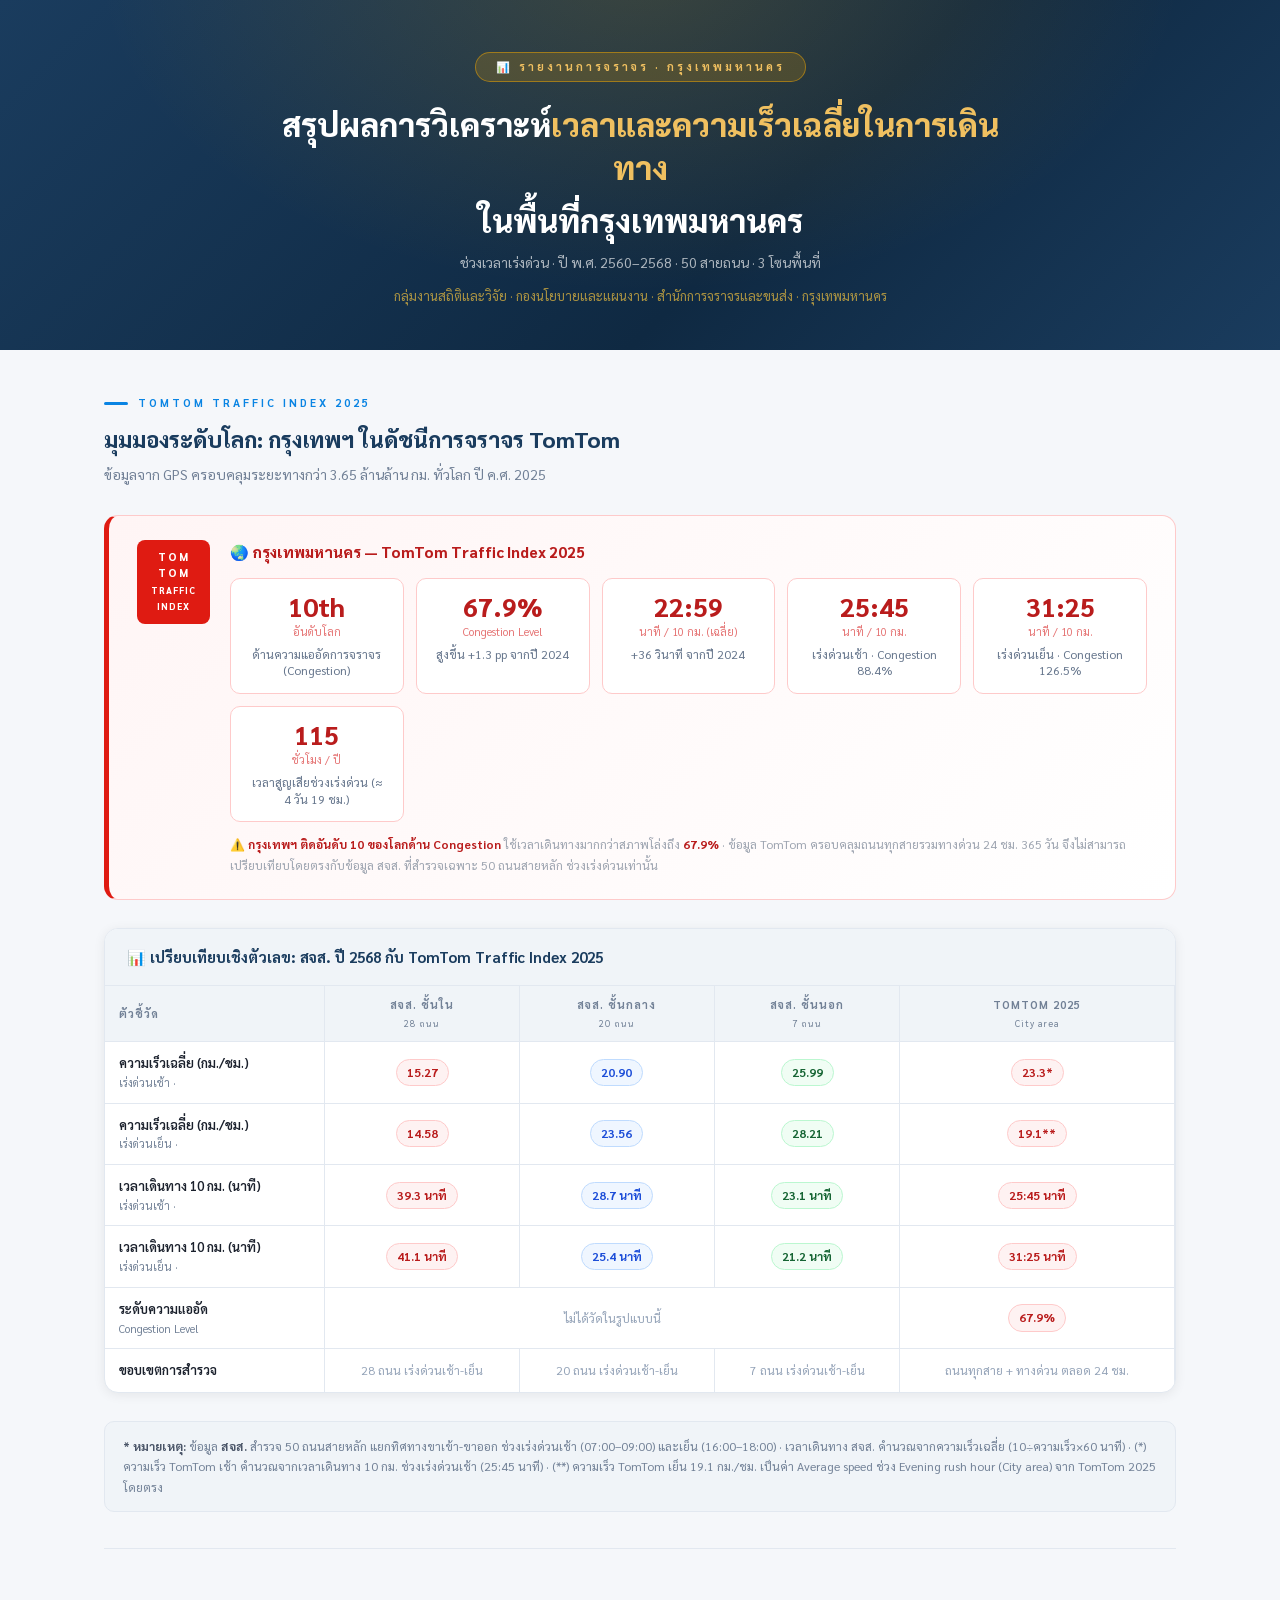
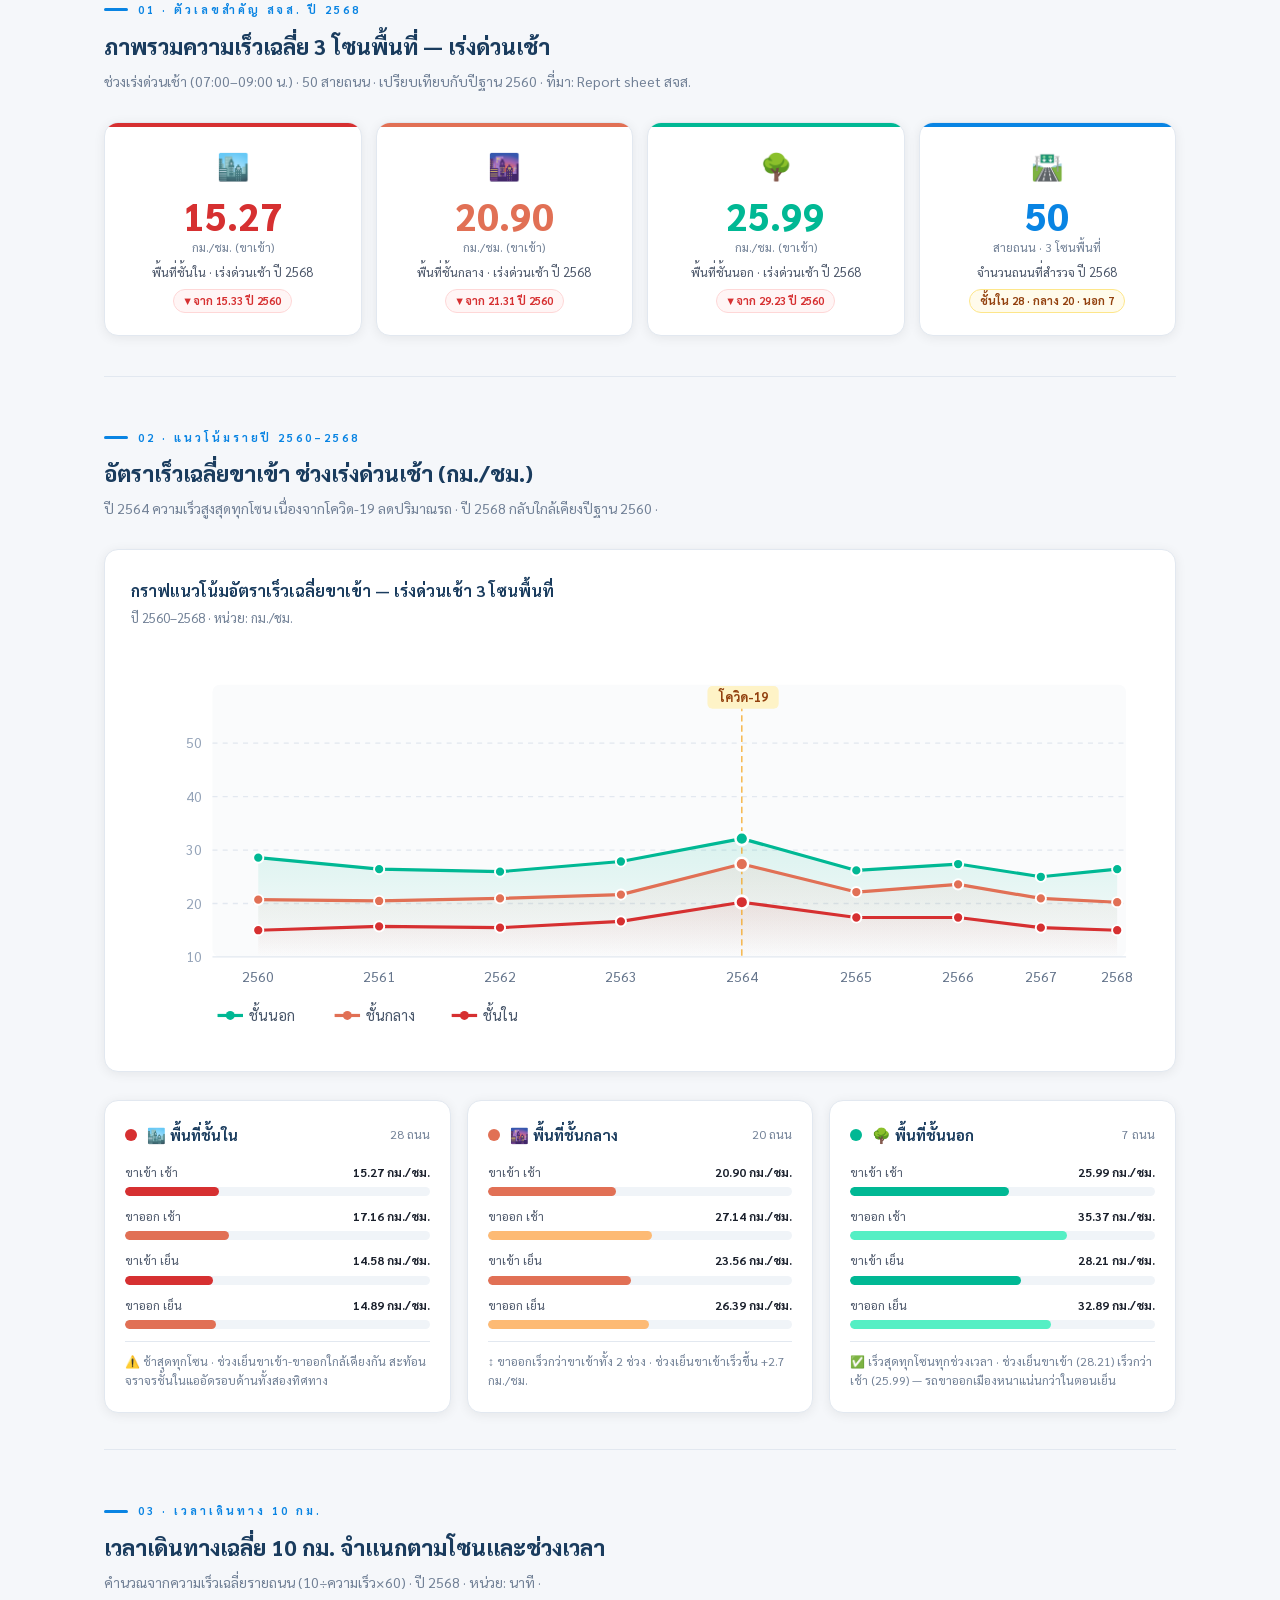
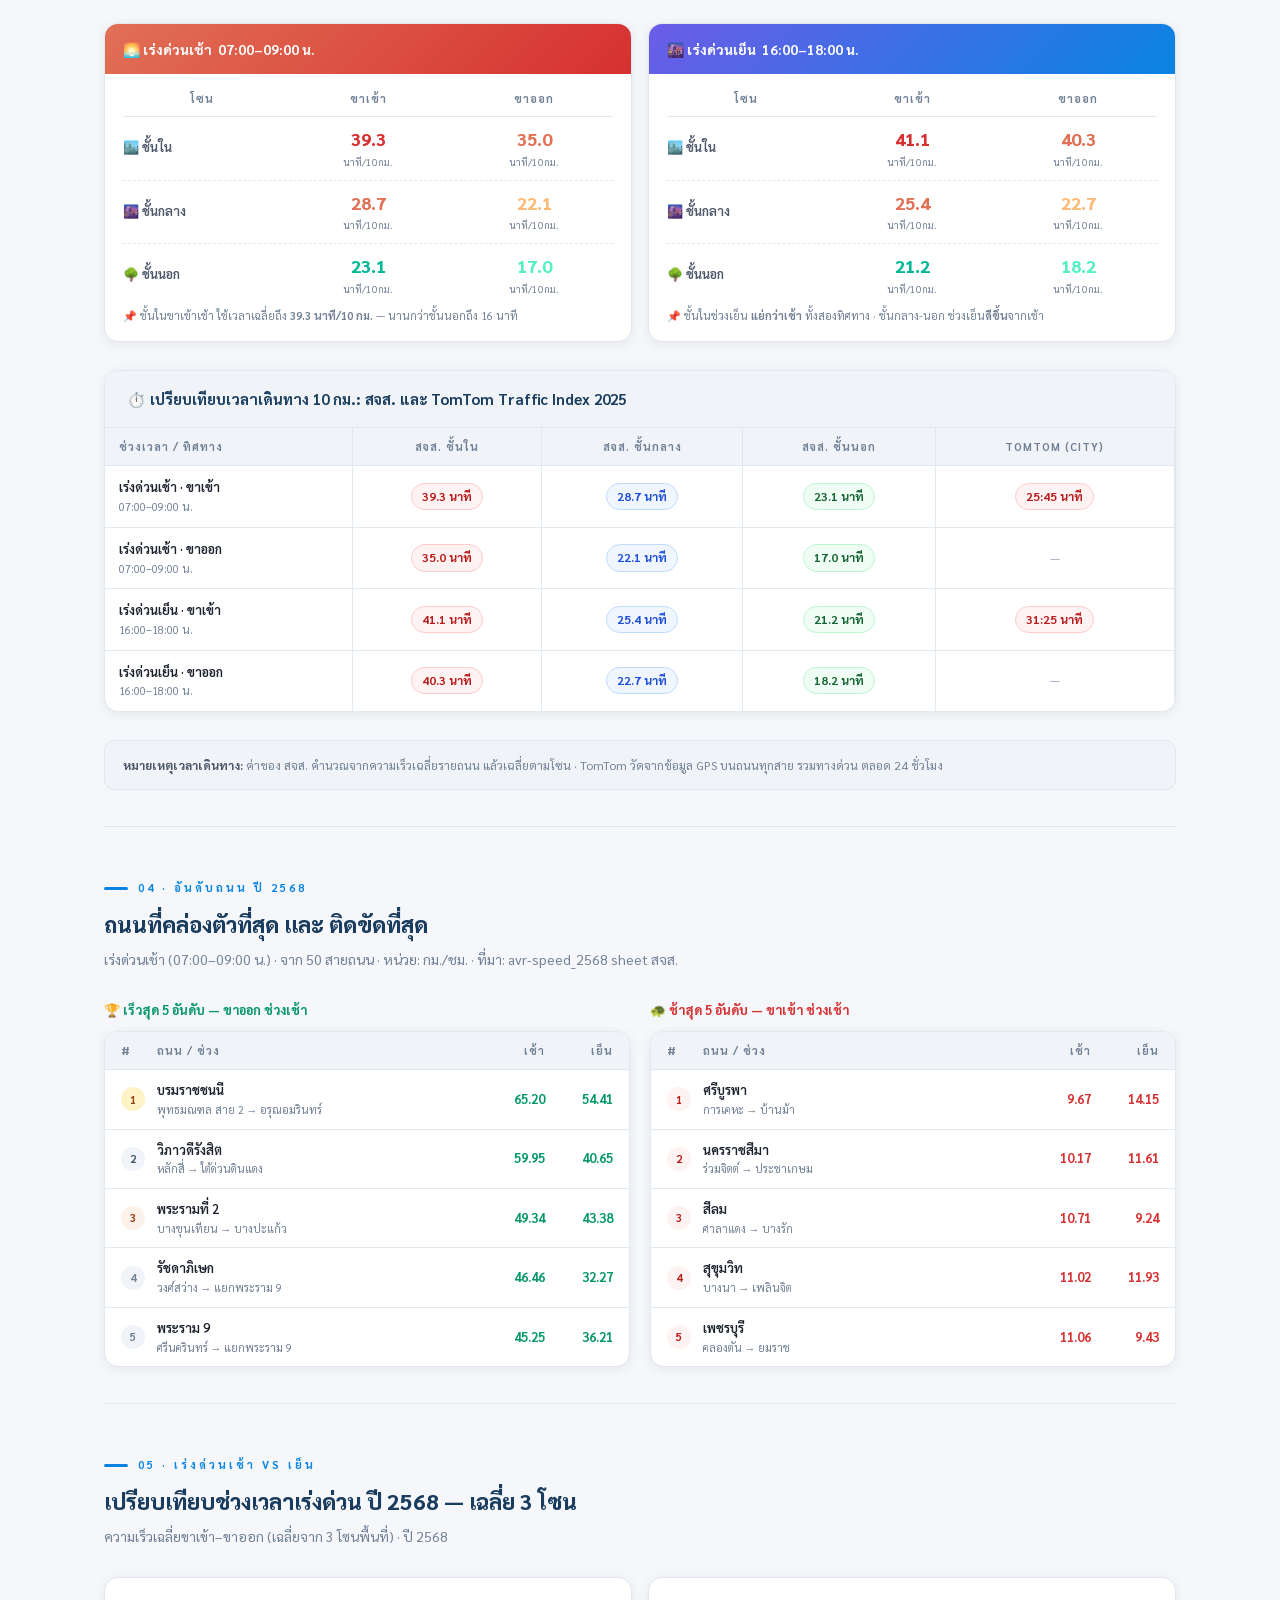
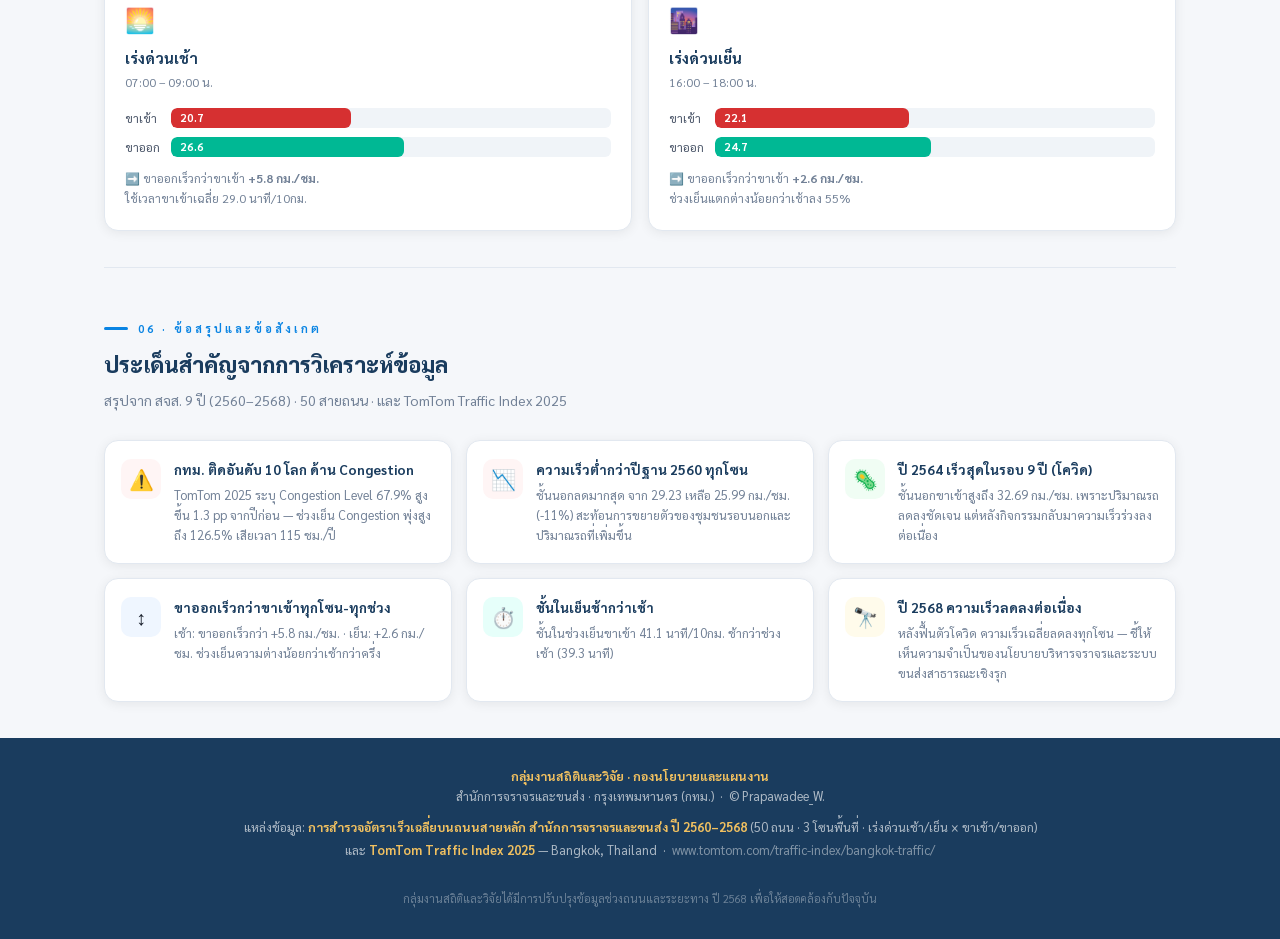
<file: index2.html>
<!DOCTYPE html>
<html lang="th">
<head>
<meta charset="UTF-8">
<meta name="viewport" content="width=device-width, initial-scale=1.0">
<title>รายงานสรุปผลการวิเคราะห์เวลาในการเดินทาง กรุงเทพมหานคร 2560–2568</title>
<link href="https://fonts.googleapis.com/css2?family=Sarabun:wght@300;400;500;600;700;800&display=swap" rel="stylesheet">
<style>
  :root {
    --red:    #d63031;
    --orange: #e17055;
    --green:  #00b894;
    --blue:   #0984e3;
    --navy:   #1a3c5e;
    --gold:   #f0a500;
    --teal:   #00cec9;
    --tomtom: #df1b12;
    --bg:       #f5f7fa;
    --surface:  #ffffff;
    --surface2: #f0f4f8;
    --border:   #e2e8f0;
    --text:     #1a202c;
    --text2:    #4a5568;
    --text3:    #718096;
    --shadow:   0 2px 12px rgba(0,0,0,0.07);
    --shadow-lg:0 8px 30px rgba(0,0,0,0.12);
  }
  * { margin:0; padding:0; box-sizing:border-box; }
  body { font-family:'Sarabun', sans-serif; background:var(--bg); color:var(--text); line-height:1.6; }

  /* HEADER */
  .header {
    background:linear-gradient(135deg,#1a3c5e 0%,#0f2942 60%,#1a3c5e 100%);
    padding:52px 40px 44px; text-align:center; position:relative; overflow:hidden;
  }
  .header::before {
    content:''; position:absolute; inset:0;
    background:radial-gradient(ellipse at 50% -10%,rgba(240,165,0,.18) 0%,transparent 60%);
  }
  .header-badge {
    display:inline-block;
    background:rgba(240,165,0,.18); border:1px solid rgba(240,165,0,.5);
    color:#f0c060; font-size:11px; font-weight:700; letter-spacing:3px;
    padding:5px 20px; border-radius:30px; margin-bottom:20px;
    text-transform:uppercase; position:relative;
  }
  .header h1 {
    font-size:clamp(20px,3.2vw,32px); font-weight:800; line-height:1.35;
    color:#fff; max-width:760px; margin:0 auto 10px; position:relative;
  }
  .header h1 span { color:#f0c060; }
  .header-meta { font-size:14px; color:rgba(255,255,255,.65); margin-top:10px; position:relative; }
  .header-org  { font-size:13px; color:rgba(240,192,64,.7); margin-top:12px; position:relative; }

  /* LAYOUT */
  .container { max-width:1120px; margin:0 auto; padding:0 24px; }
  .section    { padding:44px 0 8px; }
  .section-label {
    display:flex; align-items:center; gap:10px;
    font-size:11px; font-weight:700; letter-spacing:3px;
    color:var(--blue); text-transform:uppercase; margin-bottom:10px;
  }
  .section-label::before {
    content:''; width:24px; height:3px;
    background:var(--blue); border-radius:2px; flex-shrink:0;
  }
  .section-title { font-size:clamp(17px,2.2vw,22px); font-weight:800; color:var(--navy); margin-bottom:6px; }
  .section-desc  { font-size:14px; color:var(--text3); margin-bottom:28px; line-height:1.7; }
  hr.sec { border:none; border-top:1px solid var(--border); margin:0 0 8px; }

  /* TOMTOM BANNER */
  .tomtom-banner {
    background:linear-gradient(135deg,#fff5f5 0%,#fff 100%);
    border:1.5px solid #fecaca; border-left:5px solid var(--tomtom);
    border-radius:14px; padding:24px 28px; margin-bottom:28px;
    display:grid; grid-template-columns:auto 1fr; gap:20px; align-items:start;
  }
  .tomtom-logo {
    background:#df1b12; color:#fff; font-size:11px; font-weight:800;
    letter-spacing:2px; padding:9px 14px; border-radius:8px;
    text-align:center; flex-shrink:0; line-height:1.5;
  }
  .tomtom-title { font-size:15px; font-weight:800; color:#b91c1c; margin-bottom:14px; }
  .tomtom-grid  { display:grid; grid-template-columns:repeat(auto-fit,minmax(150px,1fr)); gap:12px; }
  .t-stat { background:#fff; border:1px solid #fecaca; border-radius:10px; padding:14px 16px; text-align:center; }
  .t-val  { font-size:26px; font-weight:800; color:#b91c1c; line-height:1; margin-bottom:4px; }
  .t-unit { font-size:11px; color:#e57373; margin-bottom:5px; }
  .t-label{ font-size:12px; color:#64748b; line-height:1.4; }
  .tomtom-note { font-size:12px; color:#9ca3af; margin-top:12px; line-height:1.7; }
  .tomtom-note strong { color:#b91c1c; }

  /* COMPARE TABLE */
  .compare-card { background:var(--surface); border:1px solid var(--border); border-radius:14px; overflow:hidden; box-shadow:var(--shadow); margin-bottom:28px; }
  .compare-title { padding:16px 22px; background:var(--surface2); border-bottom:1px solid var(--border); font-size:15px; font-weight:700; color:var(--navy); }
  .ctable { width:100%; border-collapse:collapse; }
  .ctable th { padding:10px 14px; font-size:11px; font-weight:700; text-transform:uppercase; letter-spacing:1px; color:var(--text3); background:var(--surface2); border-bottom:1px solid var(--border); border-right:1px solid var(--border); text-align:center; }
  .ctable td { padding:11px 14px; font-size:13px; border-bottom:1px solid var(--border); border-right:1px solid var(--border); text-align:center; }
  .ctable tr:last-child td { border-bottom:none; }
  .ctable td:first-child { text-align:left; }
  .row-label { font-weight:600; color:var(--text); }
  .row-sub   { font-size:11px; color:var(--text3); }
  .chip { display:inline-block; font-size:12px; font-weight:700; padding:3px 10px; border-radius:20px; }
  .cr { background:#fef2f2; color:#b91c1c; border:1px solid #fecaca; }
  .cb { background:#eff6ff; color:#1d4ed8; border:1px solid #bfdbfe; }
  .cg { background:#f0fdf4; color:#166534; border:1px solid #bbf7d0; }
  .cn { color:#94a3b8; font-size:12px; }

  /* SOURCE NOTE */
  .source-note { background:var(--surface2); border:1px solid var(--border); border-radius:10px; padding:14px 18px; font-size:12px; color:var(--text3); line-height:1.7; margin-bottom:28px; }
  .source-note strong { color:var(--text2); }

  /* KPI */
  .kpi-grid { display:grid; grid-template-columns:repeat(auto-fit,minmax(175px,1fr)); gap:14px; margin-bottom:32px; }
  .kpi-card { background:var(--surface); border:1px solid var(--border); border-radius:14px; padding:22px 18px; text-align:center; box-shadow:var(--shadow); position:relative; overflow:hidden; transition:transform .2s,box-shadow .2s; }
  .kpi-card:hover { transform:translateY(-3px); box-shadow:var(--shadow-lg); }
  .kpi-card::after { content:''; position:absolute; top:0; left:0; right:0; height:4px; border-radius:14px 14px 0 0; }
  .kpi-card.red::after    { background:var(--red);    }
  .kpi-card.orange::after { background:var(--orange); }
  .kpi-card.green::after  { background:var(--green);  }
  .kpi-card.blue::after   { background:var(--blue);   }
  .kpi-card.gold::after   { background:var(--gold);   }
  .kpi-card.teal::after   { background:var(--teal);   }
  .kpi-icon  { font-size:26px; margin-bottom:10px; }
  .kpi-value { font-size:clamp(26px,4vw,38px); font-weight:800; line-height:1; margin-bottom:4px; }
  .kpi-card.red    .kpi-value { color:var(--red);    }
  .kpi-card.orange .kpi-value { color:var(--orange); }
  .kpi-card.green  .kpi-value { color:var(--green);  }
  .kpi-card.blue   .kpi-value { color:var(--blue);   }
  .kpi-card.gold   .kpi-value { color:var(--gold);   }
  .kpi-card.teal   .kpi-value { color:var(--teal);   }
  .kpi-unit  { font-size:12px; color:var(--text3); margin-bottom:6px; }
  .kpi-label { font-size:12.5px; color:var(--text2); line-height:1.4; }
  .kpi-tag   { display:inline-block; font-size:11px; font-weight:700; padding:2px 10px; border-radius:20px; margin-top:8px; }
  .tag-down  { background:#fff5f5; color:var(--red);  border:1px solid #fed7d7; }
  .tag-up    { background:#f0fff4; color:#276749;     border:1px solid #c6f6d5; }
  .tag-mid   { background:#fffbeb; color:#92400e;     border:1px solid #fde68a; }

  /* CHART */
  .chart-card { background:var(--surface); border:1px solid var(--border); border-radius:14px; padding:28px 26px; box-shadow:var(--shadow); margin-bottom:28px; }
  .chart-title { font-size:16px; font-weight:700; color:var(--navy); margin-bottom:4px; }
  .chart-sub   { font-size:13px; color:var(--text3); margin-bottom:20px; }
  .chart-wrap  { overflow-x:auto; }
  svg.lc { display:block; width:100%; min-width:520px; }

  /* ZONE */
  .zone-grid { display:grid; grid-template-columns:repeat(auto-fit,minmax(300px,1fr)); gap:16px; margin-bottom:28px; }
  .zone-card { background:var(--surface); border:1px solid var(--border); border-radius:14px; padding:22px 20px; box-shadow:var(--shadow); }
  .zone-header { display:flex; align-items:center; gap:10px; margin-bottom:16px; }
  .zone-dot    { width:12px; height:12px; border-radius:50%; flex-shrink:0; }
  .zone-name   { font-size:15px; font-weight:700; color:var(--navy); }
  .zone-count  { font-size:12px; color:var(--text3); margin-left:auto; }
  .bar-row     { margin-bottom:11px; }
  .bar-label   { display:flex; justify-content:space-between; font-size:12px; color:var(--text2); margin-bottom:5px; }
  .bar-label span:last-child { font-weight:700; color:var(--text); }
  .bar-track   { height:9px; background:var(--surface2); border-radius:8px; overflow:hidden; }
  .bar-fill    { height:100%; border-radius:8px; }
  .zone-note   { margin-top:12px; padding-top:10px; border-top:1px solid var(--border); font-size:12px; color:var(--text3); }

  /* TRAVEL TIME TABLE */
  .tt-grid { display:grid; grid-template-columns:repeat(auto-fit,minmax(320px,1fr)); gap:16px; margin-bottom:28px; }
  .tt-card { background:var(--surface); border:1px solid var(--border); border-radius:14px; overflow:hidden; box-shadow:var(--shadow); }
  .tt-head { padding:14px 18px; font-size:14px; font-weight:700; color:#fff; display:flex; align-items:center; gap:8px; }
  .tt-head.am { background:linear-gradient(135deg,#e17055,#d63031); }
  .tt-head.pm { background:linear-gradient(135deg,#6c5ce7,#0984e3); }
  .tt-body { padding:16px 18px; }
  .tt-row  { display:grid; grid-template-columns:1fr 1fr 1fr; gap:8px; margin-bottom:10px; align-items:center; }
  .tt-zone-label { font-size:13px; font-weight:600; color:var(--text2); }
  .tt-val-cell   { text-align:center; }
  .tt-val-num    { font-size:18px; font-weight:800; }
  .tt-val-sub    { font-size:10px; color:var(--text3); }
  .tt-header-row { display:grid; grid-template-columns:1fr 1fr 1fr; gap:8px; margin-bottom:8px; padding-bottom:8px; border-bottom:1px solid var(--border); }
  .tt-col-head   { text-align:center; font-size:11px; font-weight:700; color:var(--text3); text-transform:uppercase; letter-spacing:1px; }
  .tt-divider { border:none; border-top:1px dashed var(--border); margin:8px 0; }
  .tt-note   { font-size:11px; color:var(--text3); margin-top:10px; line-height:1.6; }

  /* RANKING */
  .rank-wrap { display:grid; grid-template-columns:1fr 1fr; gap:20px; margin-bottom:28px; }
  .rank-head { font-size:13px; font-weight:700; margin-bottom:10px; }
  .rank-table { background:var(--surface); border:1px solid var(--border); border-radius:14px; overflow:hidden; box-shadow:var(--shadow); }
  .rank-th  { display:grid; grid-template-columns:30px 1fr 62px 62px; gap:6px; padding:10px 16px; background:var(--surface2); font-size:11px; font-weight:700; letter-spacing:1px; text-transform:uppercase; color:var(--text3); border-bottom:1px solid var(--border); }
  .rank-row { display:grid; grid-template-columns:30px 1fr 62px 62px; gap:6px; padding:10px 16px; font-size:13px; border-bottom:1px solid var(--border); align-items:center; }
  .rank-row:last-child { border-bottom:none; }
  .rank-row:hover { background:var(--surface2); }
  .rank-num { width:24px; height:24px; border-radius:50%; display:flex; align-items:center; justify-content:center; font-size:11px; font-weight:700; background:var(--surface2); color:var(--text3); }
  .rg { background:#fef3c7; color:#92400e; }
  .rs { background:#f1f5f9; color:#475569; }
  .rb { background:#fdf2e9; color:#9a3412; }
  .rx { background:#fef2f2; color:#b91c1c; }
  .rank-road { font-weight:600; color:var(--text); }
  .rank-road small { display:block; font-size:11px; color:var(--text3); font-weight:400; }
  .sv { text-align:right; font-weight:700; font-size:13px; }
  .sf { color:#059669; }
  .ss { color:var(--red); }

  /* PERIOD */
  .period-grid { display:grid; grid-template-columns:1fr 1fr; gap:16px; margin-bottom:28px; }
  .period-card { background:var(--surface); border:1px solid var(--border); border-radius:14px; padding:22px 20px; box-shadow:var(--shadow); }
  .period-icon  { font-size:24px; margin-bottom:8px; }
  .period-title { font-size:15px; font-weight:700; color:var(--navy); margin-bottom:3px; }
  .period-time  { font-size:12px; color:var(--text3); margin-bottom:16px; }
  .dir-row      { display:flex; align-items:center; gap:8px; margin-bottom:9px; }
  .dir-label    { font-size:12px; color:var(--text2); width:38px; flex-shrink:0; }
  .dir-bar      { flex:1; height:20px; background:var(--surface2); border-radius:6px; overflow:hidden; }
  .dir-fill     { height:100%; border-radius:6px; display:flex; align-items:center; padding-left:9px; font-size:11.5px; font-weight:700; color:#fff; }
  .period-note  { font-size:12px; color:var(--text3); margin-top:12px; }

  /* INSIGHTS */
  .insight-grid { display:grid; grid-template-columns:repeat(auto-fit,minmax(260px,1fr)); gap:14px; margin-bottom:28px; }
  .insight-card { background:var(--surface); border:1px solid var(--border); border-radius:14px; padding:18px 16px; display:flex; gap:13px; align-items:flex-start; box-shadow:var(--shadow); }
  .i-icon  { font-size:20px; flex-shrink:0; width:40px; height:40px; border-radius:10px; display:flex; align-items:center; justify-content:center; }
  .i-warn  { background:#fff5f5; }
  .i-ok    { background:#f0fdf4; }
  .i-info  { background:#eff6ff; }
  .i-tip   { background:#fffbeb; }
  .i-teal  { background:#e6fffa; }
  .i-title { font-size:13.5px; font-weight:700; color:var(--navy); margin-bottom:4px; }
  .i-text  { font-size:12.5px; color:var(--text3); line-height:1.6; }

  /* FOOTER */
  .footer { background:#1a3c5e; color:rgba(255,255,255,.65); padding:28px 40px; text-align:center; font-size:12.5px; }
  .footer strong { color:#f0c060; }

  @media(max-width:640px){
    .header { padding:32px 20px 28px; }
    .container { padding:0 14px; }
    .rank-wrap,.period-grid { grid-template-columns:1fr; }
    .tomtom-banner { grid-template-columns:1fr; }
    .tt-grid { grid-template-columns:1fr; }
  }
</style>
</head>
<body>

<!-- HEADER -->
<div class="header">
  <div class="header-badge">📊 รายงานการจราจร · กรุงเทพมหานคร</div>
  <h1>สรุปผลการวิเคราะห์<span>เวลาและความเร็วเฉลี่ยในการเดินทาง</span></h1>
  <h1>ในพื้นที่กรุงเทพมหานคร</h1>
  <div class="header-meta">ช่วงเวลาเร่งด่วน · ปี พ.ศ. 2560–2568 · 50 สายถนน · 3 โซนพื้นที่</div>
  <div class="header-org">กลุ่มงานสถิติและวิจัย · กองนโยบายและแผนงาน · สำนักการจราจรและขนส่ง · กรุงเทพมหานคร</div>
</div>

<div class="container">

  <!-- ===== TOMTOM ===== -->
  <div class="section">
    <div class="section-label">TomTom Traffic Index 2025</div>
    <div class="section-title">มุมมองระดับโลก: กรุงเทพฯ ในดัชนีการจราจร TomTom</div>
    <div class="section-desc">ข้อมูลจาก GPS ครอบคลุมระยะทางกว่า 3.65 ล้านล้าน กม. ทั่วโลก ปี ค.ศ. 2025</div>

    <div class="tomtom-banner">
      <div class="tomtom-logo">TOM<br>TOM<br><span style="font-size:9px;letter-spacing:1px">TRAFFIC<br>INDEX</span></div>
      <div>
        <div class="tomtom-title">🌏 กรุงเทพมหานคร — TomTom Traffic Index 2025</div>
        <div class="tomtom-grid">
          <div class="t-stat">
            <div class="t-val">10th</div>
            <div class="t-unit">อันดับโลก</div>
            <div class="t-label">ด้านความแออัดการจราจร (Congestion)</div>
          </div>
          <div class="t-stat">
            <div class="t-val">67.9%</div>
            <div class="t-unit">Congestion Level</div>
            <div class="t-label">สูงขึ้น +1.3 pp จากปี 2024</div>
          </div>
          <div class="t-stat">
            <div class="t-val">22:59</div>
            <div class="t-unit">นาที / 10 กม. (เฉลี่ย)</div>
            <div class="t-label">+36 วินาที จากปี 2024</div>
          </div>
          <div class="t-stat">
            <div class="t-val">25:45</div>
            <div class="t-unit">นาที / 10 กม.</div>
            <div class="t-label">เร่งด่วนเช้า · Congestion 88.4%</div>
          </div>
          <div class="t-stat">
            <div class="t-val">31:25</div>
            <div class="t-unit">นาที / 10 กม.</div>
            <div class="t-label">เร่งด่วนเย็น · Congestion 126.5%</div>
          </div>
          <div class="t-stat">
            <div class="t-val">115</div>
            <div class="t-unit">ชั่วโมง / ปี</div>
            <div class="t-label">เวลาสูญเสียช่วงเร่งด่วน (≈ 4 วัน 19 ชม.)</div>
          </div>
        </div>
        <div class="tomtom-note">
          ⚠️ <strong>กรุงเทพฯ ติดอันดับ 10 ของโลกด้าน Congestion</strong> ใช้เวลาเดินทางมากกว่าสภาพโล่งถึง <strong>67.9%</strong>
          · ข้อมูล TomTom ครอบคลุมถนนทุกสายรวมทางด่วน 24 ชม. 365 วัน จึงไม่สามารถเปรียบเทียบโดยตรงกับข้อมูล สจส.
          ที่สำรวจเฉพาะ 50 ถนนสายหลัก ช่วงเร่งด่วนเท่านั้น
        </div>
      </div>
    </div>

    <!-- Compare table สจส. vs TomTom -->
    <div class="compare-card">
      <div class="compare-title">📊 เปรียบเทียบเชิงตัวเลข: สจส. ปี 2568 กับ TomTom Traffic Index 2025</div>
      <table class="ctable">
        <thead>
          <tr>
            <th style="text-align:left">ตัวชี้วัด</th>
            <th>สจส. ชั้นใน<br><small style="font-weight:400;text-transform:none">28 ถนน</small></th>
            <th>สจส. ชั้นกลาง<br><small style="font-weight:400;text-transform:none">20 ถนน</small></th>
            <th>สจส. ชั้นนอก<br><small style="font-weight:400;text-transform:none">7 ถนน</small></th>
            <th>TomTom 2025<br><small style="font-weight:400;text-transform:none">City area</small></th>
          </tr>
        </thead>
        <tbody>
          <tr>
            <td><div class="row-label">ความเร็วเฉลี่ย (กม./ชม.)</div><div class="row-sub">เร่งด่วนเช้า · </div></td>
            <td><span class="chip cr">15.27</span></td>
            <td><span class="chip cb">20.90</span></td>
            <td><span class="chip cg">25.99</span></td>
            <td><span class="chip cr">23.3*</span></td>
          </tr>
          <tr>
            <td><div class="row-label">ความเร็วเฉลี่ย (กม./ชม.)</div><div class="row-sub">เร่งด่วนเย็น · </div></td>
            <td><span class="chip cr">14.58</span></td>
            <td><span class="chip cb">23.56</span></td>
            <td><span class="chip cg">28.21</span></td>
            <td><span class="chip cr">19.1**</span></td>
          </tr>
          <tr>
            <td><div class="row-label">เวลาเดินทาง 10 กม. (นาที)</div><div class="row-sub">เร่งด่วนเช้า · </div></td>
            <td><span class="chip cr">39.3 นาที</span></td>
            <td><span class="chip cb">28.7 นาที</span></td>
            <td><span class="chip cg">23.1 นาที</span></td>
            <td><span class="chip cr">25:45 นาที</span></td>
          </tr>
          <tr>
            <td><div class="row-label">เวลาเดินทาง 10 กม. (นาที)</div><div class="row-sub">เร่งด่วนเย็น · </div></td>
            <td><span class="chip cr">41.1 นาที</span></td>
            <td><span class="chip cb">25.4 นาที</span></td>
            <td><span class="chip cg">21.2 นาที</span></td>
            <td><span class="chip cr">31:25 นาที</span></td>
          </tr>
          <tr>
            <td><div class="row-label">ระดับความแออัด</div><div class="row-sub">Congestion Level</div></td>
            <td colspan="3"><span class="cn">ไม่ได้วัดในรูปแบบนี้</span></td>
            <td><span class="chip cr">67.9%</span></td>
          </tr>
          <tr>
            <td><div class="row-label">ขอบเขตการสำรวจ</div></td>
            <td><span class="cn">28 ถนน เร่งด่วนเช้า-เย็น</span></td>
            <td><span class="cn">20 ถนน เร่งด่วนเช้า-เย็น</span></td>
            <td><span class="cn">7 ถนน เร่งด่วนเช้า-เย็น</span></td>
            <td><span class="cn">ถนนทุกสาย + ทางด่วน ตลอด 24 ชม.</span></td>
          </tr>
        </tbody>
      </table>
    </div>

    <div class="source-note">
      <strong>* หมายเหตุ:</strong>
      ข้อมูล <strong>สจส.</strong> สำรวจ 50 ถนนสายหลัก แยกทิศทางขาเข้า-ขาออก ช่วงเร่งด่วนเช้า (07:00–09:00) และเย็น (16:00–18:00)
      · เวลาเดินทาง สจส. คำนวณจากความเร็วเฉลี่ย (10÷ความเร็ว×60 นาที)
      
      · (*) ความเร็ว TomTom เช้า คำนวณจากเวลาเดินทาง 10 กม. ช่วงเร่งด่วนเช้า (25:45 นาที)
      · (**) ความเร็ว TomTom เย็น 19.1 กม./ชม. เป็นค่า Average speed ช่วง Evening rush hour (City area) จาก TomTom 2025 โดยตรง
      
    </div>
  </div>

  <!-- ===== KPI ===== -->
  <hr class="sec">
  <div class="section">
    <div class="section-label">01 · ตัวเลขสำคัญ สจส. ปี 2568</div>
    <div class="section-title">ภาพรวมความเร็วเฉลี่ย 3 โซนพื้นที่ — เร่งด่วนเช้า</div>
    <div class="section-desc">ช่วงเร่งด่วนเช้า (07:00–09:00 น.) · 50 สายถนน · เปรียบเทียบกับปีฐาน 2560 · ที่มา: Report sheet สจส.</div>
    <div class="kpi-grid">
      <div class="kpi-card red">
        <div class="kpi-icon">🏙️</div>
        <div class="kpi-value">15.27</div>
        <div class="kpi-unit">กม./ชม. (ขาเข้า)</div>
        <div class="kpi-label">พื้นที่ชั้นใน · เร่งด่วนเช้า ปี 2568</div>
        <div class="kpi-tag tag-down">▼ จาก 15.33 ปี 2560</div>
      </div>
      <div class="kpi-card orange">
        <div class="kpi-icon">🌆</div>
        <div class="kpi-value">20.90</div>
        <div class="kpi-unit">กม./ชม. (ขาเข้า)</div>
        <div class="kpi-label">พื้นที่ชั้นกลาง · เร่งด่วนเช้า ปี 2568</div>
        <div class="kpi-tag tag-down">▼ จาก 21.31 ปี 2560</div>
      </div>
      <div class="kpi-card green">
        <div class="kpi-icon">🌳</div>
        <div class="kpi-value">25.99</div>
        <div class="kpi-unit">กม./ชม. (ขาเข้า)</div>
        <div class="kpi-label">พื้นที่ชั้นนอก · เร่งด่วนเช้า ปี 2568</div>
        <div class="kpi-tag tag-down">▼ จาก 29.23 ปี 2560</div>
      </div>
      <div class="kpi-card blue">
        <div class="kpi-icon">🛣️</div>
        <div class="kpi-value">50</div>
        <div class="kpi-unit">สายถนน · 3 โซนพื้นที่</div>
        <div class="kpi-label">จำนวนถนนที่สำรวจ ปี 2568</div>
        <div class="kpi-tag tag-mid">ชั้นใน 28 · กลาง 20 · นอก 7</div>
      </div>
      
    </div>
  </div>

  <!-- ===== TREND ===== -->
  <hr class="sec">
  <div class="section">
    <div class="section-label">02 · แนวโน้มรายปี 2560–2568</div>
    <div class="section-title">อัตราเร็วเฉลี่ยขาเข้า ช่วงเร่งด่วนเช้า (กม./ชม.)</div>
    <div class="section-desc">ปี 2564 ความเร็วสูงสุดทุกโซน เนื่องจากโควิด-19 ลดปริมาณรถ · ปี 2568 กลับใกล้เคียงปีฐาน 2560 · </div>

    <div class="chart-card">
      <div class="chart-title">กราฟแนวโน้มอัตราเร็วเฉลี่ยขาเข้า — เร่งด่วนเช้า 3 โซนพื้นที่</div>
      <div class="chart-sub">ปี 2560–2568 · หน่วย: กม./ชม.</div>
      <div class="chart-wrap">
        <svg class="lc" viewBox="0 0 800 310" xmlns="http://www.w3.org/2000/svg">
          <defs>
            <linearGradient id="gG" x1="0" y1="0" x2="0" y2="1">
              <stop offset="0%" stop-color="#00b894" stop-opacity="0.13"/>
              <stop offset="100%" stop-color="#00b894" stop-opacity="0"/>
            </linearGradient>
            <linearGradient id="oG" x1="0" y1="0" x2="0" y2="1">
              <stop offset="0%" stop-color="#e17055" stop-opacity="0.10"/>
              <stop offset="100%" stop-color="#e17055" stop-opacity="0"/>
            </linearGradient>
            <linearGradient id="rG" x1="0" y1="0" x2="0" y2="1">
              <stop offset="0%" stop-color="#d63031" stop-opacity="0.08"/>
              <stop offset="100%" stop-color="#d63031" stop-opacity="0"/>
            </linearGradient>
          </defs>
          <rect x="64" y="28" width="718" height="214" fill="#fafbfc" rx="6"/>
          <line x1="64" y1="242" x2="782" y2="242" stroke="#e2e8f0" stroke-width="1"/>
          <line x1="64" y1="200" x2="782" y2="200" stroke="#e2e8f0" stroke-width="1" stroke-dasharray="4,4"/>
          <line x1="64" y1="158" x2="782" y2="158" stroke="#e2e8f0" stroke-width="1" stroke-dasharray="4,4"/>
          <line x1="64" y1="116" x2="782" y2="116" stroke="#e2e8f0" stroke-width="1" stroke-dasharray="4,4"/>
          <line x1="64" y1="74"  x2="782" y2="74"  stroke="#e2e8f0" stroke-width="1" stroke-dasharray="4,4"/>
          <!-- Y: scale y=242-(val-10)*4.2 -->
          <text x="56" y="246" text-anchor="end" fill="#94a3b8" font-size="11" font-family="Sarabun">10</text>
          <text x="56" y="204" text-anchor="end" fill="#94a3b8" font-size="11" font-family="Sarabun">20</text>
          <text x="56" y="162" text-anchor="end" fill="#94a3b8" font-size="11" font-family="Sarabun">30</text>
          <text x="56" y="120" text-anchor="end" fill="#94a3b8" font-size="11" font-family="Sarabun">40</text>
          <text x="56" y="78"  text-anchor="end" fill="#94a3b8" font-size="11" font-family="Sarabun">50</text>
          <!-- X: 2560→100, 2561→195, 2562→290, 2563→385, 2564→480, 2565→570, 2566→650, 2567→715, 2568→775 -->
          <text x="100" y="262" text-anchor="middle" fill="#64748b" font-size="11" font-family="Sarabun">2560</text>
          <text x="195" y="262" text-anchor="middle" fill="#64748b" font-size="11" font-family="Sarabun">2561</text>
          <text x="290" y="262" text-anchor="middle" fill="#64748b" font-size="11" font-family="Sarabun">2562</text>
          <text x="385" y="262" text-anchor="middle" fill="#64748b" font-size="11" font-family="Sarabun">2563</text>
          <text x="480" y="262" text-anchor="middle" fill="#64748b" font-size="11" font-family="Sarabun">2564</text>
          <text x="570" y="262" text-anchor="middle" fill="#64748b" font-size="11" font-family="Sarabun">2565</text>
          <text x="650" y="262" text-anchor="middle" fill="#64748b" font-size="11" font-family="Sarabun">2566</text>
          <text x="715" y="262" text-anchor="middle" fill="#64748b" font-size="11" font-family="Sarabun">2567</text>
          <text x="775" y="262" text-anchor="middle" fill="#64748b" font-size="11" font-family="Sarabun">2568</text>
          <!-- ชั้นนอก: 29.23,27.11,26.59,28.40,32.69,26.99,28.21,24.55,25.99 → y=242-(v-10)*4.2 -->
          <!-- y: 164,173,175,167,149,174,169,179,173 -->
          <polygon points="100,164 195,173 290,175 385,167 480,149 570,174 650,169 715,179 775,173 775,242 100,242" fill="url(#gG)"/>
          <polyline points="100,164 195,173 290,175 385,167 480,149 570,174 650,169 715,179 775,173" fill="none" stroke="#00b894" stroke-width="2.5" stroke-linejoin="round" stroke-linecap="round"/>
          <!-- ชั้นกลาง: 21.31,21.23,21.60,22.28,28.20,22.77,24.12,21.62,20.90 -->
          <!-- y: 197,198,196,193,169,191,185,196,199 -->
          <polygon points="100,197 195,198 290,196 385,193 480,169 570,191 650,185 715,196 775,199 775,242 100,242" fill="url(#oG)"/>
          <polyline points="100,197 195,198 290,196 385,193 480,169 570,191 650,185 715,196 775,199" fill="none" stroke="#e17055" stroke-width="2.5" stroke-linejoin="round" stroke-linecap="round"/>
          <!-- ชั้นใน: 15.33,16.05,15.88,17.15,20.67,17.27,17.43,15.88,15.27 -->
          <!-- y: 221,218,219,214,199,211,211,219,221 -->
          <polygon points="100,221 195,218 290,219 385,214 480,199 570,211 650,211 715,219 775,221 775,242 100,242" fill="url(#rG)"/>
          <polyline points="100,221 195,218 290,219 385,214 480,199 570,211 650,211 715,219 775,221" fill="none" stroke="#d63031" stroke-width="2.5" stroke-linejoin="round" stroke-linecap="round"/>
          <!-- COVID line -->
          <line x1="480" y1="36" x2="480" y2="242" stroke="#f59e0b" stroke-width="1.2" stroke-dasharray="5,3" opacity="0.7"/>
          <rect x="453" y="29" width="56" height="18" rx="4" fill="#fef3c7"/>
          <text x="481" y="42" text-anchor="middle" fill="#92400e" font-size="10" font-family="Sarabun" font-weight="700">โควิด-19</text>
          <!-- dots outer -->
          <circle cx="100" cy="164" r="4" fill="#00b894" stroke="#fff" stroke-width="1.5"/>
          <circle cx="195" cy="173" r="4" fill="#00b894" stroke="#fff" stroke-width="1.5"/>
          <circle cx="290" cy="175" r="4" fill="#00b894" stroke="#fff" stroke-width="1.5"/>
          <circle cx="385" cy="167" r="4" fill="#00b894" stroke="#fff" stroke-width="1.5"/>
          <circle cx="480" cy="149" r="5" fill="#00b894" stroke="#fff" stroke-width="2"/>
          <circle cx="570" cy="174" r="4" fill="#00b894" stroke="#fff" stroke-width="1.5"/>
          <circle cx="650" cy="169" r="4" fill="#00b894" stroke="#fff" stroke-width="1.5"/>
          <circle cx="715" cy="179" r="4" fill="#00b894" stroke="#fff" stroke-width="1.5"/>
          <circle cx="775" cy="173" r="4" fill="#00b894" stroke="#fff" stroke-width="1.5"/>
          <!-- dots middle -->
          <circle cx="100" cy="197" r="4" fill="#e17055" stroke="#fff" stroke-width="1.5"/>
          <circle cx="195" cy="198" r="4" fill="#e17055" stroke="#fff" stroke-width="1.5"/>
          <circle cx="290" cy="196" r="4" fill="#e17055" stroke="#fff" stroke-width="1.5"/>
          <circle cx="385" cy="193" r="4" fill="#e17055" stroke="#fff" stroke-width="1.5"/>
          <circle cx="480" cy="169" r="5" fill="#e17055" stroke="#fff" stroke-width="2"/>
          <circle cx="570" cy="191" r="4" fill="#e17055" stroke="#fff" stroke-width="1.5"/>
          <circle cx="650" cy="185" r="4" fill="#e17055" stroke="#fff" stroke-width="1.5"/>
          <circle cx="715" cy="196" r="4" fill="#e17055" stroke="#fff" stroke-width="1.5"/>
          <circle cx="775" cy="199" r="4" fill="#e17055" stroke="#fff" stroke-width="1.5"/>
          <!-- dots inner -->
          <circle cx="100" cy="221" r="4" fill="#d63031" stroke="#fff" stroke-width="1.5"/>
          <circle cx="195" cy="218" r="4" fill="#d63031" stroke="#fff" stroke-width="1.5"/>
          <circle cx="290" cy="219" r="4" fill="#d63031" stroke="#fff" stroke-width="1.5"/>
          <circle cx="385" cy="214" r="4" fill="#d63031" stroke="#fff" stroke-width="1.5"/>
          <circle cx="480" cy="199" r="5" fill="#d63031" stroke="#fff" stroke-width="2"/>
          <circle cx="570" cy="211" r="4" fill="#d63031" stroke="#fff" stroke-width="1.5"/>
          <circle cx="650" cy="211" r="4" fill="#d63031" stroke="#fff" stroke-width="1.5"/>
          <circle cx="715" cy="219" r="4" fill="#d63031" stroke="#fff" stroke-width="1.5"/>
          <circle cx="775" cy="221" r="4" fill="#d63031" stroke="#fff" stroke-width="1.5"/>
          <!-- legend -->
          <line x1="68" y1="288" x2="88" y2="288" stroke="#00b894" stroke-width="2.5"/>
          <circle cx="78" cy="288" r="3.5" fill="#00b894"/>
          <text x="93" y="292" fill="#475569" font-size="11.5" font-family="Sarabun">ชั้นนอก</text>
          <line x1="160" y1="288" x2="180" y2="288" stroke="#e17055" stroke-width="2.5"/>
          <circle cx="170" cy="288" r="3.5" fill="#e17055"/>
          <text x="185" y="292" fill="#475569" font-size="11.5" font-family="Sarabun">ชั้นกลาง</text>
          <line x1="252" y1="288" x2="272" y2="288" stroke="#d63031" stroke-width="2.5"/>
          <circle cx="262" cy="288" r="3.5" fill="#d63031"/>
          <text x="277" y="292" fill="#475569" font-size="11.5" font-family="Sarabun">ชั้นใน</text>
        </svg>
      </div>
    </div>

    <!-- Zone speed bars -->
    <div class="zone-grid">
      <div class="zone-card">
        <div class="zone-header">
          <div class="zone-dot" style="background:#d63031"></div>
          <div class="zone-name">🏙️ พื้นที่ชั้นใน</div>
          <div class="zone-count">28 ถนน</div>
        </div>
        <div class="bar-row">
          <div class="bar-label"><span>ขาเข้า เช้า</span><span>15.27 กม./ชม.</span></div>
          <div class="bar-track"><div class="bar-fill" style="width:31%;background:#d63031"></div></div>
        </div>
        <div class="bar-row">
          <div class="bar-label"><span>ขาออก เช้า</span><span>17.16 กม./ชม.</span></div>
          <div class="bar-track"><div class="bar-fill" style="width:34%;background:#e17055"></div></div>
        </div>
        <div class="bar-row">
          <div class="bar-label"><span>ขาเข้า เย็น</span><span>14.58 กม./ชม.</span></div>
          <div class="bar-track"><div class="bar-fill" style="width:29%;background:#d63031"></div></div>
        </div>
        <div class="bar-row">
          <div class="bar-label"><span>ขาออก เย็น</span><span>14.89 กม./ชม.</span></div>
          <div class="bar-track"><div class="bar-fill" style="width:30%;background:#e17055"></div></div>
        </div>
        <div class="zone-note">⚠️ ช้าสุดทุกโซน · ช่วงเย็นขาเข้า-ขาออกใกล้เคียงกัน สะท้อนจราจรชั้นในแออัดรอบด้านทั้งสองทิศทาง</div>
      </div>
      <div class="zone-card">
        <div class="zone-header">
          <div class="zone-dot" style="background:#e17055"></div>
          <div class="zone-name">🌆 พื้นที่ชั้นกลาง</div>
          <div class="zone-count">20 ถนน</div>
        </div>
        <div class="bar-row">
          <div class="bar-label"><span>ขาเข้า เช้า</span><span>20.90 กม./ชม.</span></div>
          <div class="bar-track"><div class="bar-fill" style="width:42%;background:#e17055"></div></div>
        </div>
        <div class="bar-row">
          <div class="bar-label"><span>ขาออก เช้า</span><span>27.14 กม./ชม.</span></div>
          <div class="bar-track"><div class="bar-fill" style="width:54%;background:#fdba74"></div></div>
        </div>
        <div class="bar-row">
          <div class="bar-label"><span>ขาเข้า เย็น</span><span>23.56 กม./ชม.</span></div>
          <div class="bar-track"><div class="bar-fill" style="width:47%;background:#e17055"></div></div>
        </div>
        <div class="bar-row">
          <div class="bar-label"><span>ขาออก เย็น</span><span>26.39 กม./ชม.</span></div>
          <div class="bar-track"><div class="bar-fill" style="width:53%;background:#fdba74"></div></div>
        </div>
        <div class="zone-note">↕️ ขาออกเร็วกว่าขาเข้าทั้ง 2 ช่วง · ช่วงเย็นขาเข้าเร็วขึ้น +2.7 กม./ชม. </div>
      </div>
      <div class="zone-card">
        <div class="zone-header">
          <div class="zone-dot" style="background:#00b894"></div>
          <div class="zone-name">🌳 พื้นที่ชั้นนอก</div>
          <div class="zone-count">7 ถนน</div>
        </div>
        <div class="bar-row">
          <div class="bar-label"><span>ขาเข้า เช้า</span><span>25.99 กม./ชม.</span></div>
          <div class="bar-track"><div class="bar-fill" style="width:52%;background:#00b894"></div></div>
        </div>
        <div class="bar-row">
          <div class="bar-label"><span>ขาออก เช้า</span><span>35.37 กม./ชม.</span></div>
          <div class="bar-track"><div class="bar-fill" style="width:71%;background:#55efc4"></div></div>
        </div>
        <div class="bar-row">
          <div class="bar-label"><span>ขาเข้า เย็น</span><span>28.21 กม./ชม.</span></div>
          <div class="bar-track"><div class="bar-fill" style="width:56%;background:#00b894"></div></div>
        </div>
        <div class="bar-row">
          <div class="bar-label"><span>ขาออก เย็น</span><span>32.89 กม./ชม.</span></div>
          <div class="bar-track"><div class="bar-fill" style="width:66%;background:#55efc4"></div></div>
        </div>
        <div class="zone-note">✅ เร็วสุดทุกโซนทุกช่วงเวลา · ช่วงเย็นขาเข้า (28.21) เร็วกว่าเช้า (25.99) — รถขาออกเมืองหนาแน่นกว่าในตอนเย็น</div>
      </div>
    </div>
  </div>

  <!-- ===== TRAVEL TIME 10 KM ===== -->
  <hr class="sec">
  <div class="section">
    <div class="section-label">03 · เวลาเดินทาง 10 กม.</div>
    <div class="section-title">เวลาเดินทางเฉลี่ย 10 กม. จำแนกตามโซนและช่วงเวลา</div>
    <div class="section-desc">คำนวณจากความเร็วเฉลี่ยรายถนน (10÷ความเร็ว×60) · ปี 2568 · หน่วย: นาที · </div>

    <div class="tt-grid">
      <!-- เร่งด่วนเช้า -->
      <div class="tt-card">
        <div class="tt-head am">🌅 เร่งด่วนเช้า &nbsp;07:00–09:00 น.</div>
        <div class="tt-body">
          <div class="tt-header-row">
            <div class="tt-col-head">โซน</div>
            <div class="tt-col-head">ขาเข้า</div>
            <div class="tt-col-head">ขาออก</div>
          </div>
          <div class="tt-row">
            <div class="tt-zone-label">🏙️ ชั้นใน</div>
            <div class="tt-val-cell"><div class="tt-val-num" style="color:#d63031">39.3</div><div class="tt-val-sub">นาที/10กม.</div></div>
            <div class="tt-val-cell"><div class="tt-val-num" style="color:#e17055">35.0</div><div class="tt-val-sub">นาที/10กม.</div></div>
          </div>
          <hr class="tt-divider">
          <div class="tt-row">
            <div class="tt-zone-label">🌆 ชั้นกลาง</div>
            <div class="tt-val-cell"><div class="tt-val-num" style="color:#e17055">28.7</div><div class="tt-val-sub">นาที/10กม.</div></div>
            <div class="tt-val-cell"><div class="tt-val-num" style="color:#fdba74">22.1</div><div class="tt-val-sub">นาที/10กม.</div></div>
          </div>
          <hr class="tt-divider">
          <div class="tt-row">
            <div class="tt-zone-label">🌳 ชั้นนอก</div>
            <div class="tt-val-cell"><div class="tt-val-num" style="color:#00b894">23.1</div><div class="tt-val-sub">นาที/10กม.</div></div>
            <div class="tt-val-cell"><div class="tt-val-num" style="color:#55efc4">17.0</div><div class="tt-val-sub">นาที/10กม.</div></div>
          </div>
          <div class="tt-note">📌 ชั้นในขาเข้าเช้า ใช้เวลาเฉลี่ยถึง <strong>39.3 นาที/10 กม.</strong> — นานกว่าชั้นนอกถึง 16 นาที</div>
        </div>
      </div>
      <!-- เร่งด่วนเย็น -->
      <div class="tt-card">
        <div class="tt-head pm">🌆 เร่งด่วนเย็น &nbsp;16:00–18:00 น.</div>
        <div class="tt-body">
          <div class="tt-header-row">
            <div class="tt-col-head">โซน</div>
            <div class="tt-col-head">ขาเข้า</div>
            <div class="tt-col-head">ขาออก</div>
          </div>
          <div class="tt-row">
            <div class="tt-zone-label">🏙️ ชั้นใน</div>
            <div class="tt-val-cell"><div class="tt-val-num" style="color:#d63031">41.1</div><div class="tt-val-sub">นาที/10กม.</div></div>
            <div class="tt-val-cell"><div class="tt-val-num" style="color:#e17055">40.3</div><div class="tt-val-sub">นาที/10กม.</div></div>
          </div>
          <hr class="tt-divider">
          <div class="tt-row">
            <div class="tt-zone-label">🌆 ชั้นกลาง</div>
            <div class="tt-val-cell"><div class="tt-val-num" style="color:#e17055">25.4</div><div class="tt-val-sub">นาที/10กม.</div></div>
            <div class="tt-val-cell"><div class="tt-val-num" style="color:#fdba74">22.7</div><div class="tt-val-sub">นาที/10กม.</div></div>
          </div>
          <hr class="tt-divider">
          <div class="tt-row">
            <div class="tt-zone-label">🌳 ชั้นนอก</div>
            <div class="tt-val-cell"><div class="tt-val-num" style="color:#00b894">21.2</div><div class="tt-val-sub">นาที/10กม.</div></div>
            <div class="tt-val-cell"><div class="tt-val-num" style="color:#55efc4">18.2</div><div class="tt-val-sub">นาที/10กม.</div></div>
          </div>
          <div class="tt-note">📌 ชั้นในช่วงเย็น <strong>แย่กว่าเช้า</strong> ทั้งสองทิศทาง · ชั้นกลาง-นอก ช่วงเย็น<strong>ดีขึ้น</strong>จากเช้า</div>
        </div>
      </div>
    </div>

    <!-- เปรียบเทียบ สจส. vs TomTom เวลาเดินทาง -->
    <div class="compare-card">
      <div class="compare-title">⏱️ เปรียบเทียบเวลาเดินทาง 10 กม.: สจส. และ TomTom Traffic Index 2025</div>
      <table class="ctable">
        <thead>
          <tr>
            <th style="text-align:left">ช่วงเวลา / ทิศทาง</th>
            <th>สจส. ชั้นใน</th>
            <th>สจส. ชั้นกลาง</th>
            <th>สจส. ชั้นนอก</th>
            <th>TomTom (City)</th>
          </tr>
        </thead>
        <tbody>
          <tr>
            <td><div class="row-label">เร่งด่วนเช้า · ขาเข้า</div><div class="row-sub">07:00–09:00 น.</div></td>
            <td><span class="chip cr">39.3 นาที</span></td>
            <td><span class="chip cb">28.7 นาที</span></td>
            <td><span class="chip cg">23.1 นาที</span></td>
            <td><span class="chip cr">25:45 นาที</span></td>
          </tr>
          <tr>
            <td><div class="row-label">เร่งด่วนเช้า · ขาออก</div><div class="row-sub">07:00–09:00 น.</div></td>
            <td><span class="chip cr">35.0 นาที</span></td>
            <td><span class="chip cb">22.1 นาที</span></td>
            <td><span class="chip cg">17.0 นาที</span></td>
            <td><span class="cn">—</span></td>
          </tr>
          <tr>
            <td><div class="row-label">เร่งด่วนเย็น · ขาเข้า</div><div class="row-sub">16:00–18:00 น.</div></td>
            <td><span class="chip cr">41.1 นาที</span></td>
            <td><span class="chip cb">25.4 นาที</span></td>
            <td><span class="chip cg">21.2 นาที</span></td>
            <td><span class="chip cr">31:25 นาที</span></td>
          </tr>
          <tr>
            <td><div class="row-label">เร่งด่วนเย็น · ขาออก</div><div class="row-sub">16:00–18:00 น.</div></td>
            <td><span class="chip cr">40.3 นาที</span></td>
            <td><span class="chip cb">22.7 นาที</span></td>
            <td><span class="chip cg">18.2 นาที</span></td>
            <td><span class="cn">—</span></td>
          </tr>
        </tbody>
      </table>
    </div>
    <div class="source-note">
      <strong>หมายเหตุเวลาเดินทาง:</strong> ค่าของ สจส. คำนวณจากความเร็วเฉลี่ยรายถนน แล้วเฉลี่ยตามโซน
      · TomTom วัดจากข้อมูล GPS บนถนนทุกสาย รวมทางด่วน ตลอด 24 ชั่วโมง
      
    </div>
  </div>

  <!-- ===== RANKING ===== -->
  <hr class="sec">
  <div class="section">
    <div class="section-label">04 · อันดับถนน ปี 2568</div>
    <div class="section-title">ถนนที่คล่องตัวที่สุด และ ติดขัดที่สุด</div>
    <div class="section-desc">เร่งด่วนเช้า (07:00–09:00 น.) · จาก 50 สายถนน · หน่วย: กม./ชม. · ที่มา: avr-speed_2568 sheet สจส.</div>
    <div class="rank-wrap">
      <div>
        <div class="rank-head" style="color:#059669">🏆 เร็วสุด 5 อันดับ — ขาออก ช่วงเช้า</div>
        <div class="rank-table">
          <div class="rank-th"><span>#</span><span>ถนน / ช่วง</span><span style="text-align:right">เช้า</span><span style="text-align:right">เย็น</span></div>
          <div class="rank-row"><div class="rank-num rg">1</div><div class="rank-road">บรมราชชนนี<small>พุทธมณฑล สาย 2 → อรุณอมรินทร์</small></div><div class="sv sf">65.20</div><div class="sv sf">54.41</div></div>
          <div class="rank-row"><div class="rank-num rs">2</div><div class="rank-road">วิภาวดีรังสิต<small>หลักสี่ → ใต้ด่วนดินแดง</small></div><div class="sv sf">59.95</div><div class="sv sf">40.65</div></div>
          <div class="rank-row"><div class="rank-num rb">3</div><div class="rank-road">พระรามที่ 2<small>บางขุนเทียน → บางปะแก้ว</small></div><div class="sv sf">49.34</div><div class="sv sf">43.38</div></div>
          <div class="rank-row"><div class="rank-num">4</div><div class="rank-road">รัชดาภิเษก<small>วงศ์สว่าง → แยกพระราม 9</small></div><div class="sv sf">46.46</div><div class="sv sf">32.27</div></div>
          <div class="rank-row"><div class="rank-num">5</div><div class="rank-road">พระราม 9<small>ศรีนครินทร์ → แยกพระราม 9</small></div><div class="sv sf">45.25</div><div class="sv sf">36.21</div></div>
        </div>
      </div>
      <div>
        <div class="rank-head" style="color:var(--red)">🐢 ช้าสุด 5 อันดับ — ขาเข้า ช่วงเช้า</div>
        <div class="rank-table">
          <div class="rank-th"><span>#</span><span>ถนน / ช่วง</span><span style="text-align:right">เช้า</span><span style="text-align:right">เย็น</span></div>
          <div class="rank-row"><div class="rank-num rx">1</div><div class="rank-road">ศรีบูรพา<small>การเคหะ → บ้านม้า</small></div><div class="sv ss">9.67</div><div class="sv ss">14.15</div></div>
          <div class="rank-row"><div class="rank-num rx">2</div><div class="rank-road">นครราชสีมา<small>ร่วมจิตต์ → ประชาเกษม</small></div><div class="sv ss">10.17</div><div class="sv ss">11.61</div></div>
          <div class="rank-row"><div class="rank-num rx">3</div><div class="rank-road">สีลม<small>ศาลาแดง → บางรัก</small></div><div class="sv ss">10.71</div><div class="sv ss">9.24</div></div>
          <div class="rank-row"><div class="rank-num rx">4</div><div class="rank-road">สุขุมวิท<small>บางนา → เพลินจิต</small></div><div class="sv ss">11.02</div><div class="sv ss">11.93</div></div>
          <div class="rank-row"><div class="rank-num rx">5</div><div class="rank-road">เพชรบุรี<small>คลองตัน → ยมราช</small></div><div class="sv ss">11.06</div><div class="sv ss">9.43</div></div>
        </div>
      </div>
    </div>
  </div>

  <!-- ===== PERIOD ===== -->
  <hr class="sec">
  <div class="section">
    <div class="section-label">05 · เร่งด่วนเช้า vs เย็น</div>
    <div class="section-title">เปรียบเทียบช่วงเวลาเร่งด่วน ปี 2568 — เฉลี่ย 3 โซน</div>
    <div class="section-desc">ความเร็วเฉลี่ยขาเข้า–ขาออก (เฉลี่ยจาก 3 โซนพื้นที่) · ปี 2568</div>
    <div class="period-grid">
      <div class="period-card">
        <div class="period-icon">🌅</div>
        <div class="period-title">เร่งด่วนเช้า</div>
        <div class="period-time">07:00 – 09:00 น.</div>
        <div class="dir-row">
          <div class="dir-label">ขาเข้า</div>
          <div class="dir-bar"><div class="dir-fill" style="width:41%;background:#d63031">20.7</div></div>
        </div>
        <div class="dir-row">
          <div class="dir-label">ขาออก</div>
          <div class="dir-bar"><div class="dir-fill" style="width:53%;background:#00b894">26.6</div></div>
        </div>
        <div class="period-note">➡️ ขาออกเร็วกว่าขาเข้า <strong>+5.8 กม./ชม.</strong><br>ใช้เวลาขาเข้าเฉลี่ย 29.0 นาที/10กม.</div>
      </div>
      <div class="period-card">
        <div class="period-icon">🌆</div>
        <div class="period-title">เร่งด่วนเย็น</div>
        <div class="period-time">16:00 – 18:00 น.</div>
        <div class="dir-row">
          <div class="dir-label">ขาเข้า</div>
          <div class="dir-bar"><div class="dir-fill" style="width:44%;background:#d63031">22.1</div></div>
        </div>
        <div class="dir-row">
          <div class="dir-label">ขาออก</div>
          <div class="dir-bar"><div class="dir-fill" style="width:49%;background:#00b894">24.7</div></div>
        </div>
        <div class="period-note">➡️ ขาออกเร็วกว่าขาเข้า <strong>+2.6 กม./ชม.</strong><br>ช่วงเย็นแตกต่างน้อยกว่าเช้าลง 55%</div>
      </div>
    </div>
  </div>

  <!-- ===== INSIGHTS ===== -->
  <hr class="sec">
  <div class="section">
    <div class="section-label">06 · ข้อสรุปและข้อสังเกต</div>
    <div class="section-title">ประเด็นสำคัญจากการวิเคราะห์ข้อมูล</div>
    <div class="section-desc">สรุปจาก สจส. 9 ปี (2560–2568) · 50 สายถนน · และ TomTom Traffic Index 2025</div>
    <div class="insight-grid">
      <div class="insight-card">
        <div class="i-icon i-warn">⚠️</div>
        <div>
          <div class="i-title">กทม. ติดอันดับ 10 โลก ด้าน Congestion</div>
          <div class="i-text">TomTom 2025 ระบุ Congestion Level 67.9% สูงขึ้น 1.3 pp จากปีก่อน — ช่วงเย็น Congestion พุ่งสูงถึง 126.5% เสียเวลา 115 ชม./ปี</div>
        </div>
      </div>
      <div class="insight-card">
        <div class="i-icon i-warn">📉</div>
        <div>
          <div class="i-title">ความเร็วต่ำกว่าปีฐาน 2560 ทุกโซน</div>
          <div class="i-text">ชั้นนอกลดมากสุด จาก 29.23 เหลือ 25.99 กม./ชม. (-11%) สะท้อนการขยายตัวของชุมชนรอบนอกและปริมาณรถที่เพิ่มขึ้น</div>
        </div>
      </div>
      <div class="insight-card">
        <div class="i-icon i-ok">🦠</div>
        <div>
          <div class="i-title">ปี 2564 เร็วสุดในรอบ 9 ปี (โควิด)</div>
          <div class="i-text">ชั้นนอกขาเข้าสูงถึง 32.69 กม./ชม. เพราะปริมาณรถลดลงชัดเจน แต่หลังกิจกรรมกลับมาความเร็วร่วงลงต่อเนื่อง</div>
        </div>
      </div>
      <div class="insight-card">
        <div class="i-icon i-info">↕️</div>
        <div>
          <div class="i-title">ขาออกเร็วกว่าขาเข้าทุกโซน-ทุกช่วง</div>
          <div class="i-text">เช้า: ขาออกเร็วกว่า +5.8 กม./ชม. · เย็น: +2.6 กม./ชม. ช่วงเย็นความต่างน้อยกว่าเช้ากว่าครึ่ง </div>
        </div>
      </div>
      <div class="insight-card">
        <div class="i-icon i-teal">⏱️</div>
        <div>
          <div class="i-title">ชั้นในเย็นช้ากว่าเช้า </div>
          <div class="i-text">ชั้นในช่วงเย็นขาเข้า 41.1 นาที/10กม. ช้ากว่าช่วงเช้า (39.3 นาที) </div>
        </div>
      </div>
      <div class="insight-card">
        <div class="i-icon i-tip">🔭</div>
        <div>
          <div class="i-title">ปี 2568 ความเร็วลดลงต่อเนื่อง</div>
          <div class="i-text">หลังฟื้นตัวโควิด ความเร็วเฉลี่ยลดลงทุกโซน — ชี้ให้เห็นความจำเป็นของนโยบายบริหารจราจรและระบบขนส่งสาธารณะเชิงรุก</div>
        </div>
      </div>
    </div>
  </div>

</div><!-- /container -->

<div class="footer">
  <div style="margin-bottom:10px">
    <strong>กลุ่มงานสถิติและวิจัย · กองนโยบายและแผนงาน</strong><br>
    สำนักการจราจรและขนส่ง · กรุงเทพมหานคร (กทม.) &nbsp;·&nbsp; © Prapawadee_W.
  </div>
  <div style="line-height:1.9">
    แหล่งข้อมูล: <strong>การสำรวจอัตราเร็วเฉลี่ยบนถนนสายหลัก สำนักการจราจรและขนส่ง ปี 2560–2568</strong>
    (50 ถนน · 3 โซนพื้นที่ · เร่งด่วนเช้า/เย็น × ขาเข้า/ขาออก)<br>
    และ <strong>TomTom Traffic Index 2025</strong> — Bangkok, Thailand
    &nbsp;·&nbsp; <span style="opacity:.7">www.tomtom.com/traffic-index/bangkok-traffic/</span><br>
    <br>
    <span style="font-size:11px;opacity:.55">
      กลุ่มงานสถิติและวิจัยได้มีการปรับปรุงข้อมูลช่วงถนนและระยะทาง ปี 2568 เพื่อให้สอดคล้องกับปัจจุบัน
    </span>
  </div>
</div>

</body>
</html>
</file>
<file: assets/styles.css>
/* ════════════════════════════════════════════════════════════
   BMA Travel Time Dashboard — styles.css
   ════════════════════════════════════════════════════════════ */

/* ── CSS custom properties ── */
:root {
  --font-body: 'Sarabun', sans-serif;
  --font-head: 'Sarabun', sans-serif;
  --font-mono: 'Sarabun', monospace;

  --clr-bg:         #f7f8fa;
  --clr-canvas:     #ffffff;
  --clr-text:       #1a202c;
  --clr-text-muted: #718096;
  --clr-border:     #e2e8f0;
  --clr-grid:       #e2e8f0;
  --clr-axis:       #718096;
  --clr-muted:      #718096;

  --clr-hero-bg:    #0A2E5C;
  --clr-hero-text:  #ffffff;
  --clr-hero-hl:    #f6c90e;

  --clr-inner:      #e53e3e;
  --clr-middle:     #dd6b20;
  --clr-outer:      #38a169;

  --clr-utility-bg: #1a2a3a;
  --clr-utility-text: #e2e8f0;

  --clr-accent:     #2b6cb0;
  --clr-accent-hover: #2c5282;

  --shadow-sm:  0 1px 3px rgba(0,0,0,.08);
  --shadow-md:  0 4px 16px rgba(0,0,0,.10);
  --shadow-lg:  0 8px 32px rgba(0,0,0,.14);

  --radius-sm: 4px;
  --radius-md: 8px;
  --radius-lg: 12px;

  --sp-1: 0.25rem;
  --sp-2: 0.5rem;
  --sp-3: 0.75rem;
  --sp-4: 1rem;
  --sp-6: 1.5rem;
  --sp-8: 2rem;
  --sp-10: 2.5rem;
  --sp-12: 3rem;
  --section-gap: 3.5rem;   /* ✅ เพิ่มใหม่ — ระยะห่างระหว่าง section */

  color-scheme: light;
}

/* ── Dark mode ── */
[data-theme="dark"] {
  --clr-bg:         #0f1923;
  --clr-canvas:     #1a2535;
  --clr-text:       #e2e8f0;
  --clr-text-muted: #a0aec0;
  --clr-border:     #2d3748;
  --clr-grid:       #2d3748;
  --clr-axis:       #a0aec0;
  --clr-muted:      #a0aec0;
  --clr-hero-bg:    #061525;
  --clr-utility-bg: #0f1923;
  --clr-accent:     #63b3ed;
  --clr-accent-hover: #90cdf4;
  color-scheme: dark;
}

/* ── Base reset ── */
*, *::before, *::after { box-sizing: border-box; }

html { scroll-behavior: smooth; }

body {
  margin: 0;
  font-family: var(--font-body);
  font-size: 16px;
  line-height: 1.65;
  background: var(--clr-bg);
  color: var(--clr-text);
  transition: background 0.25s, color 0.25s;
}

h1, h2, h3, h4 {
  margin: 0 0 var(--sp-3);
  font-family: var(--font-head);
  line-height: 1.3;
  color: var(--clr-text);
}

p { margin: 0 0 var(--sp-3); }
ul, ol { margin: 0 0 var(--sp-3); padding-left: var(--sp-6); }
li { margin-bottom: var(--sp-1); }
a { color: var(--clr-accent); text-decoration: none; }
a:hover { text-decoration: underline; color: var(--clr-accent-hover); }
table { border-collapse: collapse; width: 100%; }
small { font-size: 0.8em; }
strong { font-weight: 600; }

/* ── Accessibility ── */
.sr-only {
  position: absolute;
  width: 1px; height: 1px;
  padding: 0; margin: -1px;
  overflow: hidden;
  clip: rect(0,0,0,0);
  white-space: nowrap;
  border: 0;
}

.skip-link {
  position: absolute;
  top: -100px; left: var(--sp-4);
  background: var(--clr-accent);
  color: #fff;
  padding: var(--sp-2) var(--sp-4);
  border-radius: var(--radius-sm);
  font-weight: 600;
  z-index: 9999;
  transition: top 0.2s;
}
.skip-link:focus { top: var(--sp-2); }

/* ── Utility bar ── */
.utility-bar {
  position: sticky;
  top: 0;
  z-index: 100;
  background: var(--clr-utility-bg);
  color: var(--clr-utility-text);
  font-size: 0.95rem;              /* ใหญ่ขึ้นจาก 0.8rem */
  box-shadow: 0 2px 8px rgba(0,0,0,.3);
}
.utility-inner {
  max-width: 1400px;
  margin: 0 auto;
  padding: var(--sp-3) var(--sp-6);   /* เพิ่ม padding สูงขึ้นและกว้างขึ้น */
  display: flex;
  align-items: center;
  justify-content: space-between;
  gap: var(--sp-4);
  flex-wrap: wrap;
}
.utility-left { display: flex; align-items: center; gap: var(--sp-2); flex-wrap: wrap; }
.utility-right { display: flex; align-items: center; gap: var(--sp-2); }

.util-org { font-weight: 600; color: #f6c90e; }
.util-dept { color: #a0aec0; }
.util-sep { color: #4a5568; }

.util-btn {
  background: transparent;
  border: 1px solid #4a5568;
  color: var(--clr-utility-text);
  border-radius: var(--radius-sm);
  padding: var(--sp-1) var(--sp-2);
  cursor: pointer;
  font-size: 1rem;
  line-height: 1;
  transition: background 0.15s, border-color 0.15s;
}
.util-btn:hover { background: rgba(255,255,255,.1); border-color: #a0aec0; }

.lang-toggle { display: flex; gap: 2px; }
.lang-btn {
  background: transparent;
  border: 1px solid #4a5568;
  color: #a0aec0;
  border-radius: var(--radius-sm);
  padding: 2px 8px;
  cursor: pointer;
  font-size: 0.78rem;
  font-family: var(--font-body);
  transition: background 0.15s, color 0.15s;
}
.lang-btn.active,
.lang-btn[aria-pressed="true"] {
  background: var(--clr-accent);
  border-color: var(--clr-accent);
  color: #fff;
}
.lang-btn:hover:not(.active) { background: rgba(255,255,255,.1); color: #fff; }

/* ── A4 canvas ── */
.a4-canvas {
  max-width: 100%;
  margin: 0;
  background: var(--clr-canvas);
  border-radius: 0;
  box-shadow: none;
  overflow: hidden;
}

.a4-body {
  max-width: 1400px;      /* content ไม่กว้างเกินจนอ่านยาก */
  margin: 0 auto;         /* จัดกึ่งกลาง */
  padding: var(--sp-6) var(--sp-10);
}

@media (max-width: 1024px) {
  .a4-body { padding: var(--sp-6); }
}

@media (max-width: 768px) {
  .a4-body { padding: var(--sp-4); }
  .a4-canvas { margin: 0; }
}

/* ── Hero section ── */
.report-hero {
  background: var(--clr-hero-bg);
  background-image: linear-gradient(135deg, #0A2E5C 0%, #13447a 60%, #1a3c6e 100%);
  color: var(--clr-hero-text);
  padding: var(--sp-12) var(--sp-10) var(--sp-10);   /* เดิม sp-10 sp-8 sp-8 */
  position: relative;
  overflow: hidden;
}
.report-hero::before {
  content: '';
  position: absolute;
  inset: 0;
  background: url("data:image/svg+xml,%3Csvg width='60' height='60' viewBox='0 0 60 60' xmlns='http://www.w3.org/2000/svg'%3E%3Cg fill='none' fill-rule='evenodd'%3E%3Cg fill='%23ffffff' fill-opacity='0.03'%3E%3Cpath d='M36 34v-4h-2v4h-4v2h4v4h2v-4h4v-2h-4zm0-30V0h-2v4h-4v2h4v4h2V6h4V4h-4zM6 34v-4H4v4H0v2h4v4h2v-4h4v-2H6zM6 4V0H4v4H0v2h4v4h2V6h4V4H6z'/%3E%3C/g%3E%3C/g%3E%3C/svg%3E");
  pointer-events: none;
}

.hero-eyebrow {
  font-size: 0.8rem;
  letter-spacing: 0.08em;
  color: #a0c4ff;
  margin-bottom: var(--sp-3);
  text-transform: uppercase;
}

.hero-title {
  font-family: var(--font-head);
  font-size: clamp(1.4rem, 3.5vw, 2.3rem);
  font-weight: 800;
  line-height: 1.25;
  margin-bottom: var(--sp-4);
  display: flex;
  flex-direction: column;
  gap: 0.2em;
  color: #fff;
}
.hero-line-1 { font-weight: 400; font-size: 0.65em; color: #a0c4ff; }
.hero-line-2.hl { color: var(--clr-hero-hl); }
.hero-line-3 { font-size: 0.7em; color: #e2e8f0; font-weight: 600; }

.hero-meta {
  font-size: 0.9rem;
  color: #90b4d8;
  margin-bottom: var(--sp-2);
}
.hero-method {
  font-size: 0.88rem;
  color: #b8d0ec;
  margin-bottom: var(--sp-2);
}
.hero-org {
  font-size: 0.78rem;
  color: #6a8fb0;
  margin-bottom: 0;
}

/* ── Intro box ── */
.intro-box {
  background: #f0f7ff;
  border-left: 4px solid var(--clr-accent);
  border-radius: 0 var(--radius-md) var(--radius-md) 0;
  padding: var(--sp-4) var(--sp-6);
  margin-bottom: var(--section-gap);
  font-size: 0.93rem;
  color: var(--clr-text);
}
[data-theme="dark"] .intro-box {
  background: #1e2d42;
  border-color: #63b3ed;
}

/* ── Method card ── */
.method-card {
  display: flex;
  gap: var(--sp-4);
  background: linear-gradient(135deg, #ebf8ff 0%, #e6fffa 100%);
  border-radius: var(--radius-lg);
  padding: var(--sp-6);
  margin-bottom: var(--section-gap);
  box-shadow: var(--shadow-sm);
  align-items: flex-start;
}
[data-theme="dark"] .method-card {
  background: linear-gradient(135deg, #1a2d42 0%, #1a2d38 100%);
}
.method-icon { font-size: 2.5rem; line-height: 1; flex-shrink: 0; }
.method-body { flex: 1; }
.method-title { font-size: 1.1rem; font-weight: 700; color: #2b6cb0; margin-bottom: var(--sp-2); }
[data-theme="dark"] .method-title { color: #63b3ed; }
.method-desc { font-size: 0.88rem; color: var(--clr-text-muted); margin-bottom: var(--sp-3); }
.method-meta { display: flex; flex-wrap: wrap; gap: var(--sp-2); }
.method-pill {
  background: #2b6cb0;
  color: #fff;
  border-radius: 99px;
  padding: 3px 12px;
  font-size: 0.78rem;
  font-weight: 500;
}
[data-theme="dark"] .method-pill { background: #2c5282; }

/* ── Navigation ── */
.std-nav {
  display: flex;
  gap: var(--sp-2);
  flex-wrap: wrap;
  padding: var(--sp-3) 0 var(--sp-6);
  overflow-x: auto;
  -webkit-overflow-scrolling: touch;
  border-bottom: 1px solid var(--clr-border);
  margin-bottom: var(--sp-6);
}
.std-nav a {
  display: inline-block;
  padding: 5px 14px;
  border-radius: 99px;
  background: var(--clr-bg);
  border: 1px solid var(--clr-border);
  color: var(--clr-text);
  font-size: 0.83rem;
  font-weight: 500;
  white-space: nowrap;
  transition: background 0.15s, color 0.15s;
  text-decoration: none;
}
.std-nav a:hover {
  background: var(--clr-accent);
  color: #fff;
  border-color: var(--clr-accent);
}
[data-theme="dark"] .std-nav a { background: #2d3748; border-color: #4a5568; }

/* ── Section common ── */
.section-eyebrow {
  font-size: 0.75rem;
  text-transform: uppercase;
  letter-spacing: 0.1em;
  color: var(--clr-accent);
  margin-bottom: var(--sp-2);
  font-weight: 600;
}
.section-heading {
  font-size: 1.35rem;
  font-weight: 700;
  margin-bottom: var(--sp-2);
}
.section-sub {
  font-size: 0.88rem;
  color: var(--clr-text-muted);
  margin-bottom: var(--sp-4);
}
.section-title {
  font-size: 1.15rem;
  font-weight: 700;
  margin-bottom: var(--sp-4);
  color: var(--clr-text);
}

/* ── TomTom section ── */
.tomtom-section {
  margin-bottom: var(--section-gap);
}
.tomtom-card {
  display: flex;
  gap: var(--sp-6);
  background: linear-gradient(135deg, #ff6348 0%, #cc2200 100%);
  border-radius: var(--radius-lg);
  padding: var(--sp-6);
  color: #fff;
  box-shadow: var(--shadow-md);
  align-items: flex-start;
}
.tomtom-brand {
  font-size: 0.95rem;
  font-weight: 900;
  line-height: 1.15;
  letter-spacing: 0.04em;
  background: #fff;
  color: #cc2200;
  padding: var(--sp-3) var(--sp-3);
  border-radius: var(--radius-md);
  text-align: center;
  flex-shrink: 0;
  min-width: 70px;
  align-self: flex-start;
}
.tomtom-body { flex: 1; }
.tomtom-city { font-size: 0.95rem; font-weight: 600; margin-bottom: var(--sp-4); opacity: 0.9; }
.tomtom-stats-grid {
  display: grid;
  grid-template-columns: repeat(auto-fit, minmax(140px, 1fr));
  gap: var(--sp-3);
  margin-bottom: var(--sp-3);
}
.tomtom-stats-row2 { margin-bottom: var(--sp-4); }
.tomtom-stat {
  background: rgba(255,255,255,.12);
  border-radius: var(--radius-md);
  padding: var(--sp-3);
}
.tomtom-value {
  font-size: 1.8rem;
  font-weight: 800;
  font-family: var(--font-mono);
  line-height: 1;
  margin-bottom: 4px;
}
.tomtom-label { font-size: 0.75rem; opacity: 0.85; line-height: 1.3; }
.tomtom-sub-label { font-size: 0.7rem; opacity: 0.65; margin-top: 3px; }
.tomtom-note {
  background: rgba(0,0,0,.25);
  border-radius: var(--radius-md);
  padding: var(--sp-3) var(--sp-4);
  font-size: 0.8rem;
  line-height: 1.5;
  opacity: 0.9;
}

/* ── Compare card ── */
.compare-card {
  margin-bottom: var(--section-gap);
}
.compare-title {
  font-size: 1.1rem;
  font-weight: 700;
  margin-bottom: var(--sp-4);
}
.ctable-wrap { overflow-x: auto; -webkit-overflow-scrolling: touch; }
.compare-table {
  font-size: 0.95rem;
}
.compare-table th, .compare-table td {
  border: 1px solid var(--clr-border);
  padding: var(--sp-3) var(--sp-4);   /* เพิ่ม padding ให้โปร่งขึ้น */
  text-align: center;                  /* กึ่งกลางทุก cell */
  vertical-align: middle;              /* กึ่งกลางแนวตั้งด้วย */
}
.compare-table thead th {
  background: #2b6cb0;
  color: #fff;
  font-weight: 600;
  text-align: center;
}
.compare-table tbody th {
  text-align: left;     /* ชื่อตัวชี้วัดยังชิดซ้าย */
  vertical-align: top;
}
[data-theme="dark"] .compare-table thead th { background: #2c5282; }
.compare-table tbody tr:nth-child(even) { background: var(--clr-bg); }
[data-theme="dark"] .compare-table tbody tr:nth-child(even) { background: #1e2d42; }
.row-label { font-weight: 600; }
.row-sub { font-size: 0.75em; color: var(--clr-text-muted); }
.cn { color: var(--clr-text-muted); font-size: 0.85em; }

.chip {
  display: inline-block;
  border-radius: var(--radius-sm);
  padding: 2px 8px;
  font-size: 0.8em;
  font-weight: 600;
  font-family: var(--font-mono);
}
.chip.cb { background: #bee3f8; color: #1a365d; }
.chip.cr { background: #fed7d7; color: #742a2a; }
.chip.cg { background: #c6f6d5; color: #22543d; }
[data-theme="dark"] .chip.cb { background: #2c5282; color: #bee3f8; }
[data-theme="dark"] .chip.cr { background: #742a2a; color: #fed7d7; }
[data-theme="dark"] .chip.cg { background: #276749; color: #c6f6d5; }

/* ── Source note ── */
.source-note {
  background: #fffbeb;
  border: 1px solid #f6e05e;
  border-radius: var(--radius-md);
  padding: var(--sp-3) var(--sp-4);
  font-size: 0.8rem;
  color: #744210;
  margin-bottom: var(--section-gap);
  line-height: 1.5;
}
[data-theme="dark"] .source-note {
  background: #2d2a14;
  border-color: #b7791f;
  color: #f6e05e;
}

/* ── Zone district card ── */
.zone-district-card {
  margin-bottom: var(--section-gap);
}
.zone-district-header {
  display: flex;
  align-items: center;
  justify-content: space-between;
  flex-wrap: wrap;
  gap: var(--sp-2);
  margin-bottom: var(--sp-4);
}
.zone-district-header h2 { margin: 0; font-size: 1.15rem; }
.zd-badge {
  background: var(--clr-accent);
  color: #fff;
  border-radius: 99px;
  padding: 3px 12px;
  font-size: 0.78rem;
  font-weight: 600;
}
.zone-district-grid {
  display: grid;
  grid-template-columns: repeat(3, 1fr);
  gap: var(--sp-4);
}
@media (max-width: 768px) { .zone-district-grid { grid-template-columns: 1fr; } }

.zd-item {
  border-radius: var(--radius-lg);
  padding: var(--sp-4);
  border-top: 4px solid currentColor;
}
.zd-item.inner { background: #fff5f5; color: var(--clr-inner); border-top-color: var(--clr-inner); }
.zd-item.middle { background: #fffaf0; color: var(--clr-middle); border-top-color: var(--clr-middle); }
.zd-item.outer { background: #f0fff4; color: var(--clr-outer); border-top-color: var(--clr-outer); }
[data-theme="dark"] .zd-item.inner { background: #2d1414; }
[data-theme="dark"] .zd-item.middle { background: #2d1f10; }
[data-theme="dark"] .zd-item.outer { background: #0f2d1c; }

.zd-title { font-size: 1rem; font-weight: 700; margin-bottom: var(--sp-2); }
.zd-count { font-size: 0.75em; font-weight: 600; opacity: 0.85; }
.zd-desc { font-size: 0.83rem; color: var(--clr-text-muted); margin-bottom: var(--sp-2); }
.zd-districts { font-size: 0.78rem; color: var(--clr-text-muted); line-height: 1.6; }

/* ── Control panel ── */
.control-panel {
  display: flex;
  flex-wrap: wrap;
  gap: var(--sp-3);
  align-items: flex-end;
  background: var(--clr-canvas);
  border: 1px solid var(--clr-border);
  border-radius: var(--radius-lg);
  padding: var(--sp-4);
  margin-bottom: var(--sp-3);
  box-shadow: var(--shadow-sm);
}
.control-group { display: flex; flex-direction: column; gap: var(--sp-1); }
.control-label { font-size: 0.78rem; font-weight: 600; color: var(--clr-text-muted); }
.control-select, .control-input {
  border: 1px solid var(--clr-border);
  border-radius: var(--radius-sm);
  padding: 6px 10px;
  font-size: 0.88rem;
  font-family: var(--font-body);
  background: var(--clr-canvas);
  color: var(--clr-text);
  min-width: 160px;
  transition: border-color 0.15s;
}
.control-select:focus, .control-input:focus {
  outline: none;
  border-color: var(--clr-accent);
  box-shadow: 0 0 0 3px rgba(43,108,176,.15);
}
.control-btn {
  padding: 6px 14px;
  border: 1px solid var(--clr-border);
  border-radius: var(--radius-sm);
  background: var(--clr-canvas);
  color: var(--clr-text);
  font-size: 0.85rem;
  font-family: var(--font-body);
  cursor: pointer;
  transition: background 0.15s, color 0.15s;
  align-self: flex-end;
}
.control-btn:hover { background: var(--clr-bg); }
.control-btn.primary { background: var(--clr-accent); color: #fff; border-color: var(--clr-accent); }
.control-btn.primary:hover { background: var(--clr-accent-hover); }

.filter-status {
  font-size: 0.8rem;
  color: var(--clr-text-muted);
  margin-bottom: var(--sp-6);
  padding-left: var(--sp-2);
}

/* ── Cards grid ── */
.cards-grid {
  display: grid;
  grid-template-columns: repeat(3, 1fr);
  gap: var(--sp-4);
  margin-bottom: var(--section-gap);
}
@media (max-width: 900px) { .cards-grid { grid-template-columns: 1fr 1fr; } }
@media (max-width: 600px) { .cards-grid { grid-template-columns: 1fr; } }

.data-card {
  border-radius: var(--radius-lg);
  padding: var(--sp-5, 1.25rem);
  box-shadow: var(--shadow-md);
  background: var(--clr-canvas);
  border-left: 5px solid var(--clr-border);
  transition: transform 0.2s, box-shadow 0.2s;
}
.data-card:hover { transform: translateY(-2px); box-shadow: var(--shadow-lg); }
.card-inner  { border-left-color: var(--clr-inner); }
.card-middle { border-left-color: var(--clr-middle); }
.card-outer  { border-left-color: var(--clr-outer); }

.card-title { font-size: 1rem; font-weight: 700; margin-bottom: var(--sp-1); }
.card-year-badge { font-size: 0.72rem; color: var(--clr-text-muted); margin-bottom: var(--sp-4); }
.card-direction-section { margin-bottom: var(--sp-3); }
.card-direction-label { font-size: 0.78rem; font-weight: 600; margin-bottom: var(--sp-1); }
.card-dir-in { color: #3182ce; }
.card-dir-out { color: #805ad5; }
.card-value { display: flex; align-items: baseline; gap: var(--sp-2); margin-bottom: var(--sp-1); }
.kpi-speed {
  font-family: var(--font-mono);
  font-size: 2.4rem;
  font-weight: 700;
  line-height: 1;
  color: var(--clr-text);
}
.card-unit { font-size: 0.78rem; color: var(--clr-text-muted); }
.card-stats { font-size: 0.75rem; color: var(--clr-text-muted); }
.card-divider { border: none; border-top: 1px solid var(--clr-border); margin: var(--sp-3) 0; }

/* ── Trend chart ── */
.line-card {
  background: var(--clr-canvas);
  border-radius: var(--radius-lg);
  padding: var(--sp-8);   /* เดิม var(--sp-6) */
  box-shadow: var(--shadow-md);
  margin-bottom: var(--section-gap);
}
.line-toolbar {
  display: flex;
  justify-content: space-between;
  align-items: flex-start;
  flex-wrap: wrap;
  gap: var(--sp-3);
  margin-bottom: var(--sp-4);
}
.line-title { font-size: 1.05rem; font-weight: 700; margin-bottom: var(--sp-1); }
.line-sub { font-size: 0.8rem; color: var(--clr-text-muted); margin: 0; }
.dir-toggle { display: flex; gap: var(--sp-1); }
.dir-btn {
  padding: 4px 14px;
  border: 1px solid var(--clr-border);
  border-radius: 99px;
  background: transparent;
  color: var(--clr-text);
  font-size: 0.83rem;
  font-family: var(--font-body);
  cursor: pointer;
  transition: background 0.15s, color 0.15s;
}
.dir-btn.active { background: var(--clr-accent); color: #fff; border-color: var(--clr-accent); }
.dir-btn:hover:not(.active) { background: var(--clr-bg); }

@media (max-width: 480px) {
  .dir-btn {
    padding: 6px 20px;
    font-size: 0.9rem;
  }
}
.line-wrap {
  width: 100%;
  overflow-x: auto;
  -webkit-overflow-scrolling: touch;
  position: relative;
}

.line-wrap svg {
  display: block;
  width: 100%;
  height: auto;
  max-width: 860px;   /* ป้องกันกราฟขยายเกินบน PC จอใหญ่ */
  margin: 0 auto;
}

/* Mobile: scroll แนวนอนแทนบีบกราฟ */
@media (max-width: 600px) {
  .line-wrap svg {
    min-width: 520px;
    max-width: none;
  }
}

.trend-hit { cursor: crosshair; outline: none; }
.trend-hit.is-active { fill: rgba(245, 158, 11, 0.08); }

.trend-tooltip {
  position: absolute;
  min-width: 170px;
  max-width: 220px;
  padding: 10px 12px;
  border-radius: var(--radius-md);
  background: rgba(15, 23, 42, 0.96);
  color: #fff;
  box-shadow: var(--shadow-lg);
  pointer-events: none;
  opacity: 0;
  transform: translateY(4px);
  transition: opacity 0.12s ease, transform 0.12s ease;
  z-index: 2;
  font-family: var(--font-body);
}

.trend-tooltip.is-visible {
  opacity: 1;
  transform: translateY(0);
}
[data-theme="dark"] .trend-tooltip {
  background: rgba(15, 23, 42, 0.97);
  border: 1px solid rgba(255, 255, 255, 0.15);
}

.trend-tooltip-year {
  font-size: 0.82rem;
  font-weight: 700;
  color: #fcd34d;
}

.trend-tooltip-dir {
  font-size: 0.72rem;
  color: rgba(255,255,255,0.72);
  margin: 2px 0 8px;
}

.trend-tooltip-row {
  display: flex;
  align-items: center;
  justify-content: space-between;
  gap: 12px;
  font-size: 0.78rem;
}

.trend-tooltip-row + .trend-tooltip-row {
  margin-top: 4px;
}

.trend-tooltip-key {
  display: inline-flex;
  align-items: center;
  gap: 6px;
}

.trend-tooltip-dot {
  width: 8px;
  height: 8px;
  border-radius: 50%;
  display: inline-block;
}

.line-legend {
  display: flex;
  gap: var(--sp-4);
  flex-wrap: wrap;
  margin-top: var(--sp-3);
  font-size: 0.82rem;
}
.legend-item { display: flex; align-items: center; gap: var(--sp-2); }
.legend-dot { width: 12px; height: 12px; border-radius: 50%; display: inline-block; }

/* ── Road table section ── */
.rt-intro {
  font-size: 0.88rem;
  color: var(--clr-text-muted);
  margin-bottom: var(--sp-3);
}
.rt-icon-hint {
  display: inline-block;
  background: var(--clr-accent);
  color: #fff;
  border-radius: var(--radius-sm);
  padding: 1px 5px;
  font-size: 0.75em;
}

.rt-toolbar {
  display: flex;
  gap: var(--sp-3);
  flex-wrap: wrap;
  align-items: center;
  margin-bottom: var(--sp-4);
}
.rt-toolbar .control-input { flex: 1; min-width: 200px; }

/* ── Zone accordion ── */
.zone-accordion { display: flex; flex-direction: column; gap: var(--sp-3); margin-bottom: var(--sp-6); }

.zone-acc {
  border-radius: var(--radius-lg);
  border: 1px solid var(--clr-border);
  overflow: hidden;
  box-shadow: var(--shadow-sm);
}
.zone-acc.inner { border-top: 3px solid var(--clr-inner); }
.zone-acc.middle { border-top: 3px solid var(--clr-middle); }
.zone-acc.outer { border-top: 3px solid var(--clr-outer); }

.zone-summary {
  display: flex;
  align-items: center;
  justify-content: space-between;
  gap: var(--sp-4);
  padding: var(--sp-4) var(--sp-5, 1.25rem);
  cursor: pointer;
  user-select: none;
  background: var(--clr-canvas);
  list-style: none;
  transition: background 0.15s;
}
.zone-summary::-webkit-details-marker { display: none; }
.zone-summary:hover { background: var(--clr-bg); }
[data-theme="dark"] .zone-summary:hover { background: #1e2d42; }

.zone-summary-left { display: flex; align-items: center; gap: var(--sp-3); }
.zone-icon { font-size: 1.5rem; flex-shrink: 0; }
.zone-summary-text { min-width: 0; }
.zone-summary-title { font-weight: 700; font-size: 0.95rem; display: flex; align-items: center; gap: var(--sp-2); }
.zone-summary-count { font-size: 0.75em; color: var(--clr-text-muted); font-weight: 400; }
.zone-summary-meta { font-size: 0.78rem; color: var(--clr-text-muted); }
.zone-summary-right { display: flex; align-items: center; gap: var(--sp-4); flex-shrink: 0; }

.zone-stat-mini { display: grid; grid-template-columns: 1fr 1fr; gap: 2px 8px; }
.zsm-row { display: flex; align-items: center; gap: 4px; font-size: 0.72rem; }
.zsm-dot {
  width: 8px; height: 8px;
  border-radius: 50%;
  display: inline-block;
  flex-shrink: 0;
}
.zsm-dot.am-in  { background: #3182ce; }
.zsm-dot.am-out { background: #63b3ed; }
.zsm-dot.pm-in  { background: #fc8181; }
.zsm-dot.pm-out { background: #feb2b2; }
.zsm-val {
  font-family: var(--font-mono);
  font-weight: 600;
  font-size: 0.75rem;
}

.zone-chevron {
  font-size: 0.7rem;
  color: var(--clr-text-muted);
  transition: transform 0.25s;
  display: inline-block;
}
.zone-chevron.open { transform: rotate(180deg); }

.zone-acc-body { border-top: 1px solid var(--clr-border); background: var(--clr-canvas); }

/* ── Road table ── */
.rt-wrap { overflow-x: auto; -webkit-overflow-scrolling: touch; }
.rt-table {
  font-size: 0.82rem;
  min-width: 700px;
}
.rt-table th {
  background: #2b6cb0;
  color: #fff;
  padding: var(--sp-2) var(--sp-3);
  text-align: center;
  font-weight: 600;
  white-space: nowrap;
  border: 1px solid #2c5282;
}
[data-theme="dark"] .rt-table th { background: #2c5282; border-color: #1a365d; }
.rt-table .th-left { text-align: left; }
.rt-table .th-group.am { background: #c05621; }
.rt-table .th-group.pm { background: #6b46c1; }
[data-theme="dark"] .rt-table .th-group.am { background: #7b341e; }
[data-theme="dark"] .rt-table .th-group.pm { background: #44337a; }

.rt-table td {
  padding: var(--sp-2) var(--sp-3);
  border: 1px solid var(--clr-border);
  text-align: center;
  vertical-align: middle;
  font-family: var(--font-mono);
  font-size: 0.82rem;
}
.rt-table .td-name { font-family: var(--font-body); text-align: left; font-size: 0.82rem; }
.rt-table .td-name small { color: var(--clr-text-muted); font-family: var(--font-body); }
.rt-table .td-seq { width: 40px; }
.rt-table .td-len { width: 65px; }
.rt-table .td-mini { width: 80px; }
.rt-table tbody tr:nth-child(even) { background: var(--clr-bg); }
.rt-table tbody tr:hover { background: #ebf8ff; }
[data-theme="dark"] .rt-table tbody tr:hover { background: #1a2d42; }

/* sortable headers */
.sortable { cursor: pointer; position: relative; }
.sortable:hover { background: rgba(255,255,255,.15); }
.sortable.sort-asc::after  { content: ' ↑'; font-size: 0.7em; }
.sortable.sort-desc::after { content: ' ↓'; font-size: 0.7em; }

/* Speed heatmap cells */
.spd-fast { background: #c6f6d5; color: #276749; }
.spd-mid  { background: #bee3f8; color: #1a365d; }
.spd-slow { background: #fefcbf; color: #744210; }
.spd-jam  { background: #fed7d7; color: #742a2a; }
[data-theme="dark"] .spd-fast { background: #276749; color: #c6f6d5; }
[data-theme="dark"] .spd-mid  { background: #1a365d; color: #bee3f8; }
[data-theme="dark"] .spd-slow { background: #744210; color: #fefcbf; }
[data-theme="dark"] .spd-jam  { background: #742a2a; color: #fed7d7; }

.one-way { color: var(--clr-text-muted); font-style: italic; font-size: 0.8em; }

.mini-spd-chart { display: block; margin: 0 auto; }

/* ── Legend bottom ── */
.rt-legend-bottom {
  display: flex;
  flex-wrap: wrap;
  gap: var(--sp-2) var(--sp-4);
  padding: var(--sp-3) var(--sp-4);
  background: var(--clr-bg);
  border-radius: var(--radius-md);
  font-size: 0.78rem;
  margin-bottom: var(--sp-6);
}
.lg-section { font-weight: 700; color: var(--clr-text-muted); }
.lg-item { display: flex; align-items: center; gap: 4px; color: var(--clr-text-muted); }
.lg {
  display: inline-block;
  width: 14px; height: 14px;
  border-radius: 3px;
  flex-shrink: 0;
}
.lg.lg-fast { background: #c6f6d5; border: 1px solid #276749; }
.lg.lg-mid  { background: #bee3f8; border: 1px solid #1a365d; }
.lg.lg-slow { background: #fefcbf; border: 1px solid #744210; }
.lg.lg-jam  { background: #fed7d7; border: 1px solid #742a2a; }

/* ── Scenario BAU ── */
.scenario-card {
  background: var(--clr-canvas);
  border-radius: var(--radius-lg);
  padding: var(--sp-6);
  box-shadow: var(--shadow-md);
  margin-bottom: var(--section-gap);
  border-top: 4px solid #553c9a;
}
.scenario-title { font-size: 1.1rem; font-weight: 700; margin-bottom: var(--sp-2); }
.scenario-sub { font-size: 0.85rem; color: var(--clr-text-muted); margin-bottom: var(--sp-4); }
.scenario-grid {
  display: grid;
  grid-template-columns: repeat(3, 1fr);
  gap: var(--sp-4);
  margin-bottom: var(--sp-4);
}
@media (max-width: 768px) { .scenario-grid { grid-template-columns: 1fr; } }

.scenario-item {
  background: var(--clr-bg);
  border-radius: var(--radius-md);
  padding: var(--sp-4);
  border-left: 4px solid var(--clr-border);
}
.scenario-item[data-zone="inner"] { border-left-color: var(--clr-inner); }
.scenario-item[data-zone="middle"] { border-left-color: var(--clr-middle); }
.scenario-item[data-zone="outer"] { border-left-color: var(--clr-outer); }

.scenario-zone { font-size: 0.9rem; font-weight: 700; margin-bottom: var(--sp-2); }
.scenario-kpi { font-size: 0.85rem; margin-bottom: var(--sp-1); }
.scenario-kpi strong { font-family: var(--font-mono); font-size: 1em; }
.scenario-note { font-size: 0.78rem; color: var(--clr-text-muted); font-style: italic; }

/* ── Modern comparison table ── */
.modern-table {
  font-size: 0.88rem;
  margin-bottom: var(--section-gap);
  box-shadow: var(--shadow-sm);
  border-radius: var(--radius-md);
  overflow: hidden;
}
.modern-table th {
  background: #2b6cb0;
  color: #fff;
  padding: var(--sp-2) var(--sp-3);
  font-weight: 600;
  text-align: center;
}
[data-theme="dark"] .modern-table th { background: #2c5282; }
.modern-table td {
  padding: var(--sp-2) var(--sp-3);
  border-bottom: 1px solid var(--clr-border);
  text-align: center;
}
.modern-table tbody tr:last-child td { border-bottom: none; }
.modern-table tbody tr:hover { background: #ebf8ff; }
[data-theme="dark"] .modern-table tbody tr:hover { background: #1a2d42; }

.text-trend-down { color: #e53e3e; font-weight: 600; }
.text-trend-up { color: #38a169; font-weight: 600; }

/* ── Bottom grid ── */
.bottom-grid {
  display: grid;
  grid-template-columns: 1fr 1fr;
  gap: var(--sp-8);
  margin-bottom: var(--section-gap);
}
@media (max-width: 768px) { .bottom-grid { grid-template-columns: 1fr; } }

.insight-list li, .policy-list li {
  font-size: 0.88rem;
  margin-bottom: var(--sp-2);
  line-height: 1.6;
}
.insight-list { list-style: none; padding: 0; }
.insight-list li { padding-left: var(--sp-5, 1.25rem); position: relative; }
.insight-list li::before { content: '📌'; position: absolute; left: 0; }
.policy-list { list-style: none; padding: 0; }
.policy-list li { padding-left: var(--sp-5, 1.25rem); position: relative; }
.policy-list li::before { content: '→'; position: absolute; left: 0; color: var(--clr-accent); font-weight: 700; }

/* ── Footer ── */
.footer {
  background: var(--clr-utility-bg);
  color: var(--clr-utility-text);
  padding: var(--sp-8);
  display: flex;
  justify-content: space-between;
  flex-wrap: wrap;
  gap: var(--sp-4);
  font-size: 0.82rem;
  line-height: 1.7;
}
.footer a { color: #90cdf4; }
.footer a:hover { color: #fff; }
.footer-right { text-align: right; }
@media (max-width: 600px) { .footer { flex-direction: column; } .footer-right { text-align: left; } }

/* ── Back to top ── */
.to-top {
  position: fixed;
  bottom: var(--sp-6);
  right: var(--sp-6);
  width: 44px; height: 44px;
  background: var(--clr-accent);
  color: #fff;
  border: none;
  border-radius: 50%;
  font-size: 1.2rem;
  cursor: pointer;
  box-shadow: var(--shadow-md);
  display: flex; align-items: center; justify-content: center;
  opacity: 0;
  pointer-events: none;
  transition: opacity 0.25s, transform 0.25s;
  z-index: 50;
}
.to-top.visible { opacity: 1; pointer-events: auto; }
.to-top:hover { background: var(--clr-accent-hover); transform: scale(1.1); }

/* ── Reveal animation ── */
.reveal {
  opacity: 0;
  transform: translateY(20px);
  transition: opacity 0.5s ease, transform 0.5s ease;
}
.reveal.is-visible {
  opacity: 1;
  transform: translateY(0);
}

/* ── Print styles ── */
@media print {
  .utility-bar,
  .control-panel,
  .filter-status,
  .to-top,
  .rt-toolbar,
  #rtExpandAll,
  #rtCollapseAll,
  .dir-toggle,
  .std-nav { display: none !important; }

  body { background: #fff; color: #000; font-size: 11pt; }
  .a4-canvas { box-shadow: none; margin: 0; border-radius: 0; max-width: 100%; }
  .a4-body { padding: 1cm; }
  .reveal { opacity: 1; transform: none; }
  .zone-acc { break-inside: avoid; }
  [data-theme="dark"] { --clr-bg: #fff; --clr-canvas: #fff; --clr-text: #000; }
  a[href]::after { content: ""; }
}
</file>
